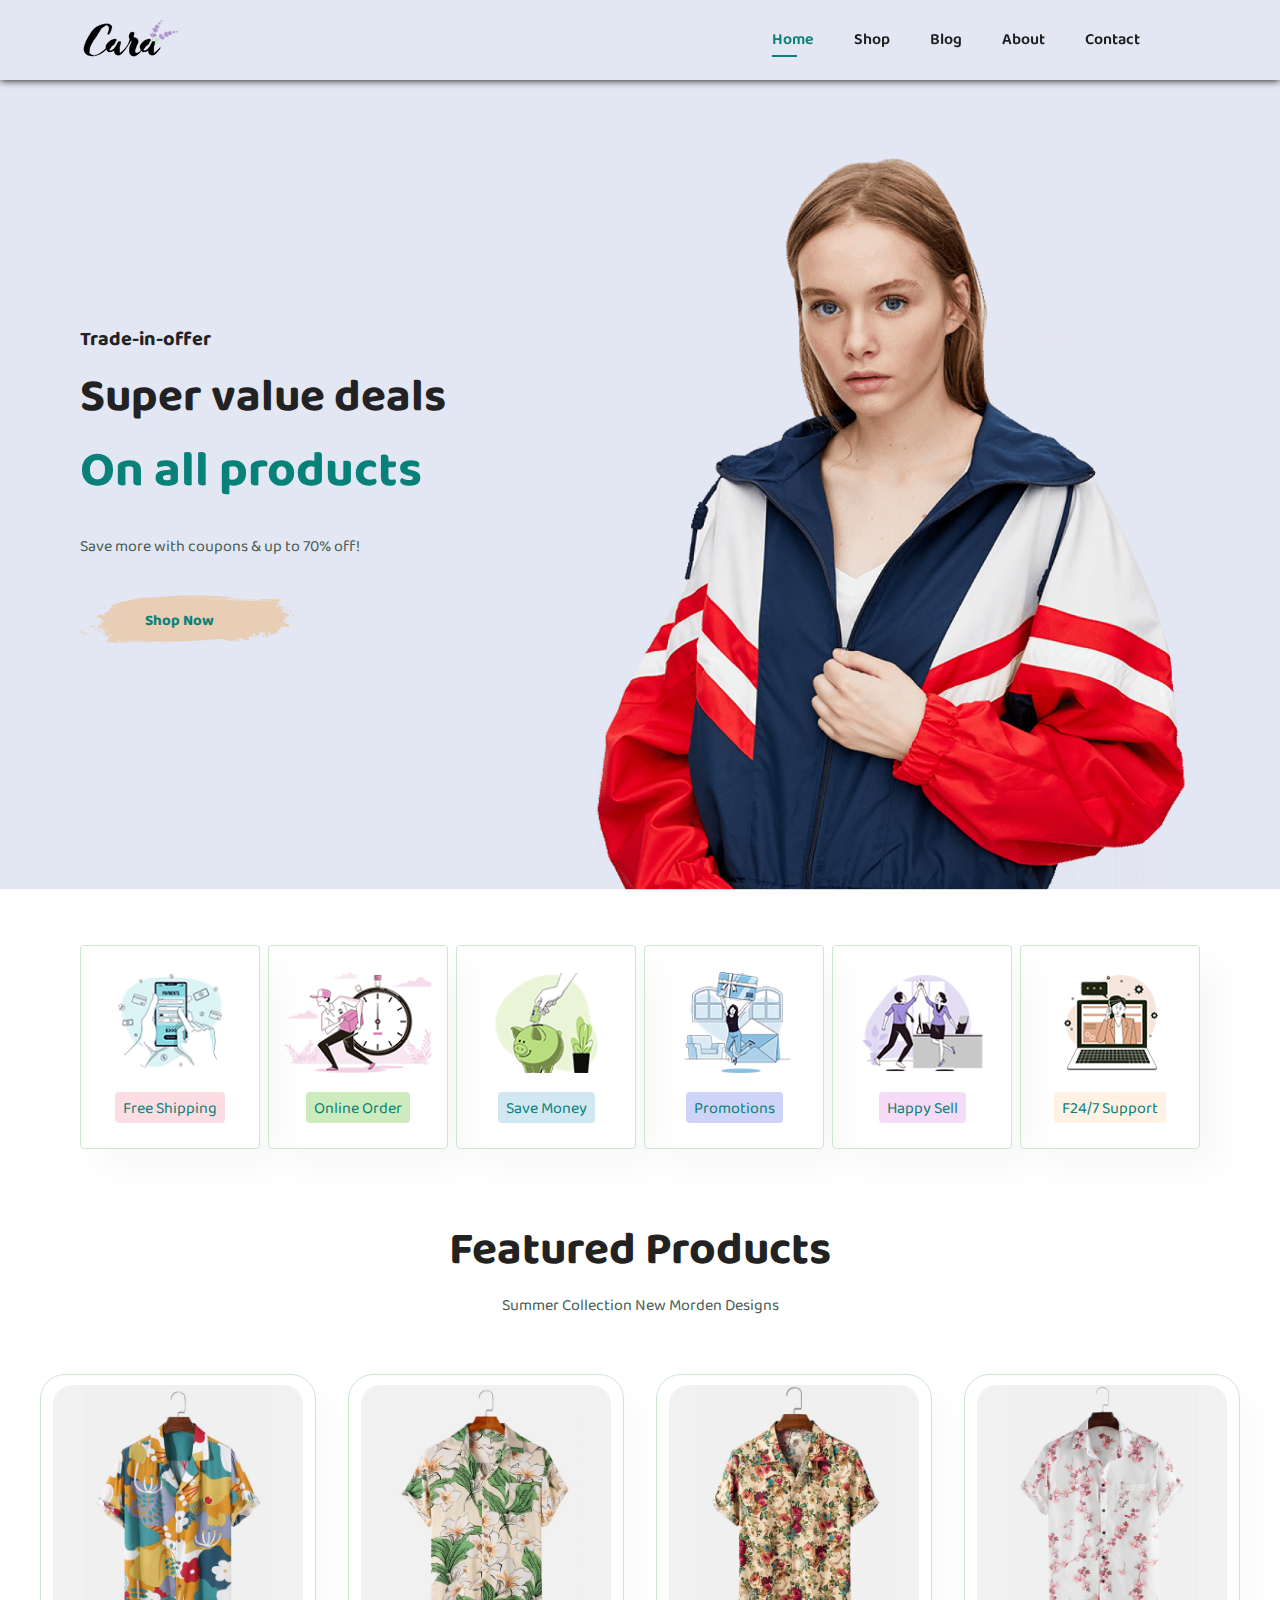
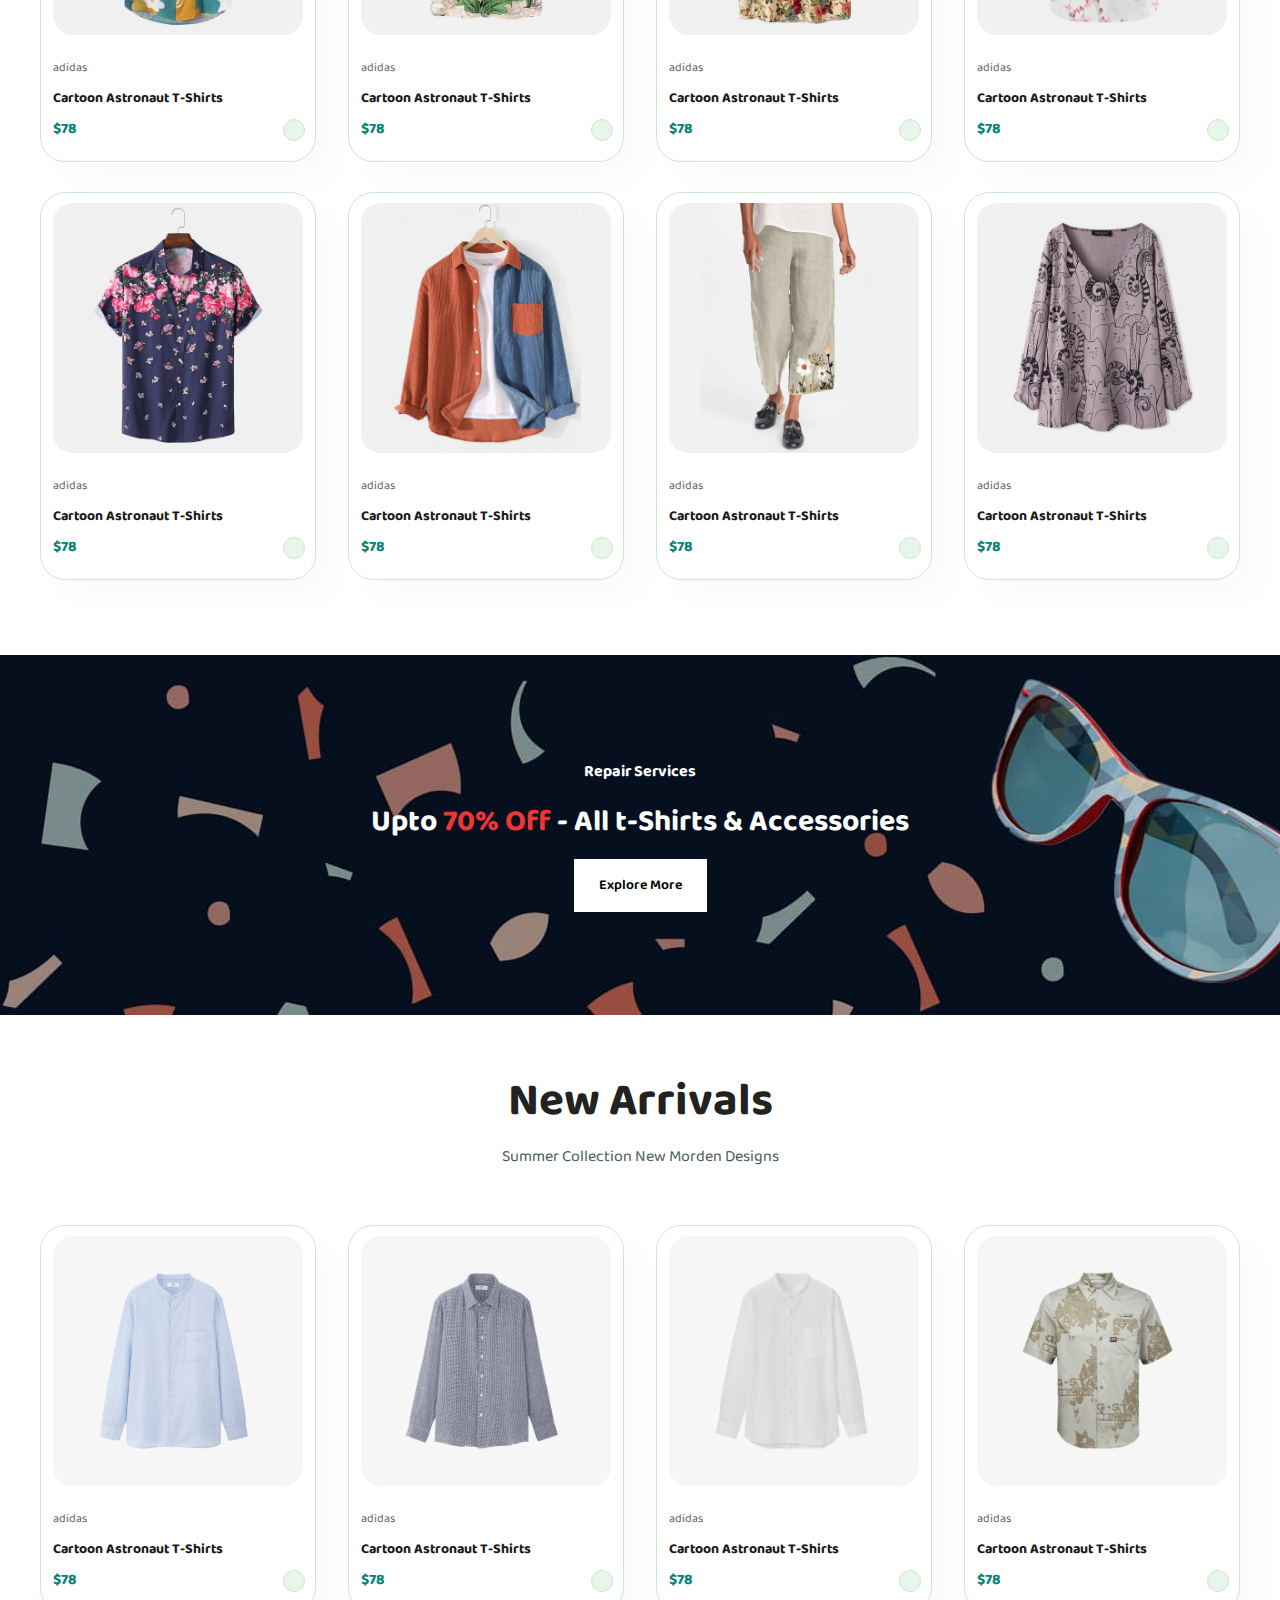
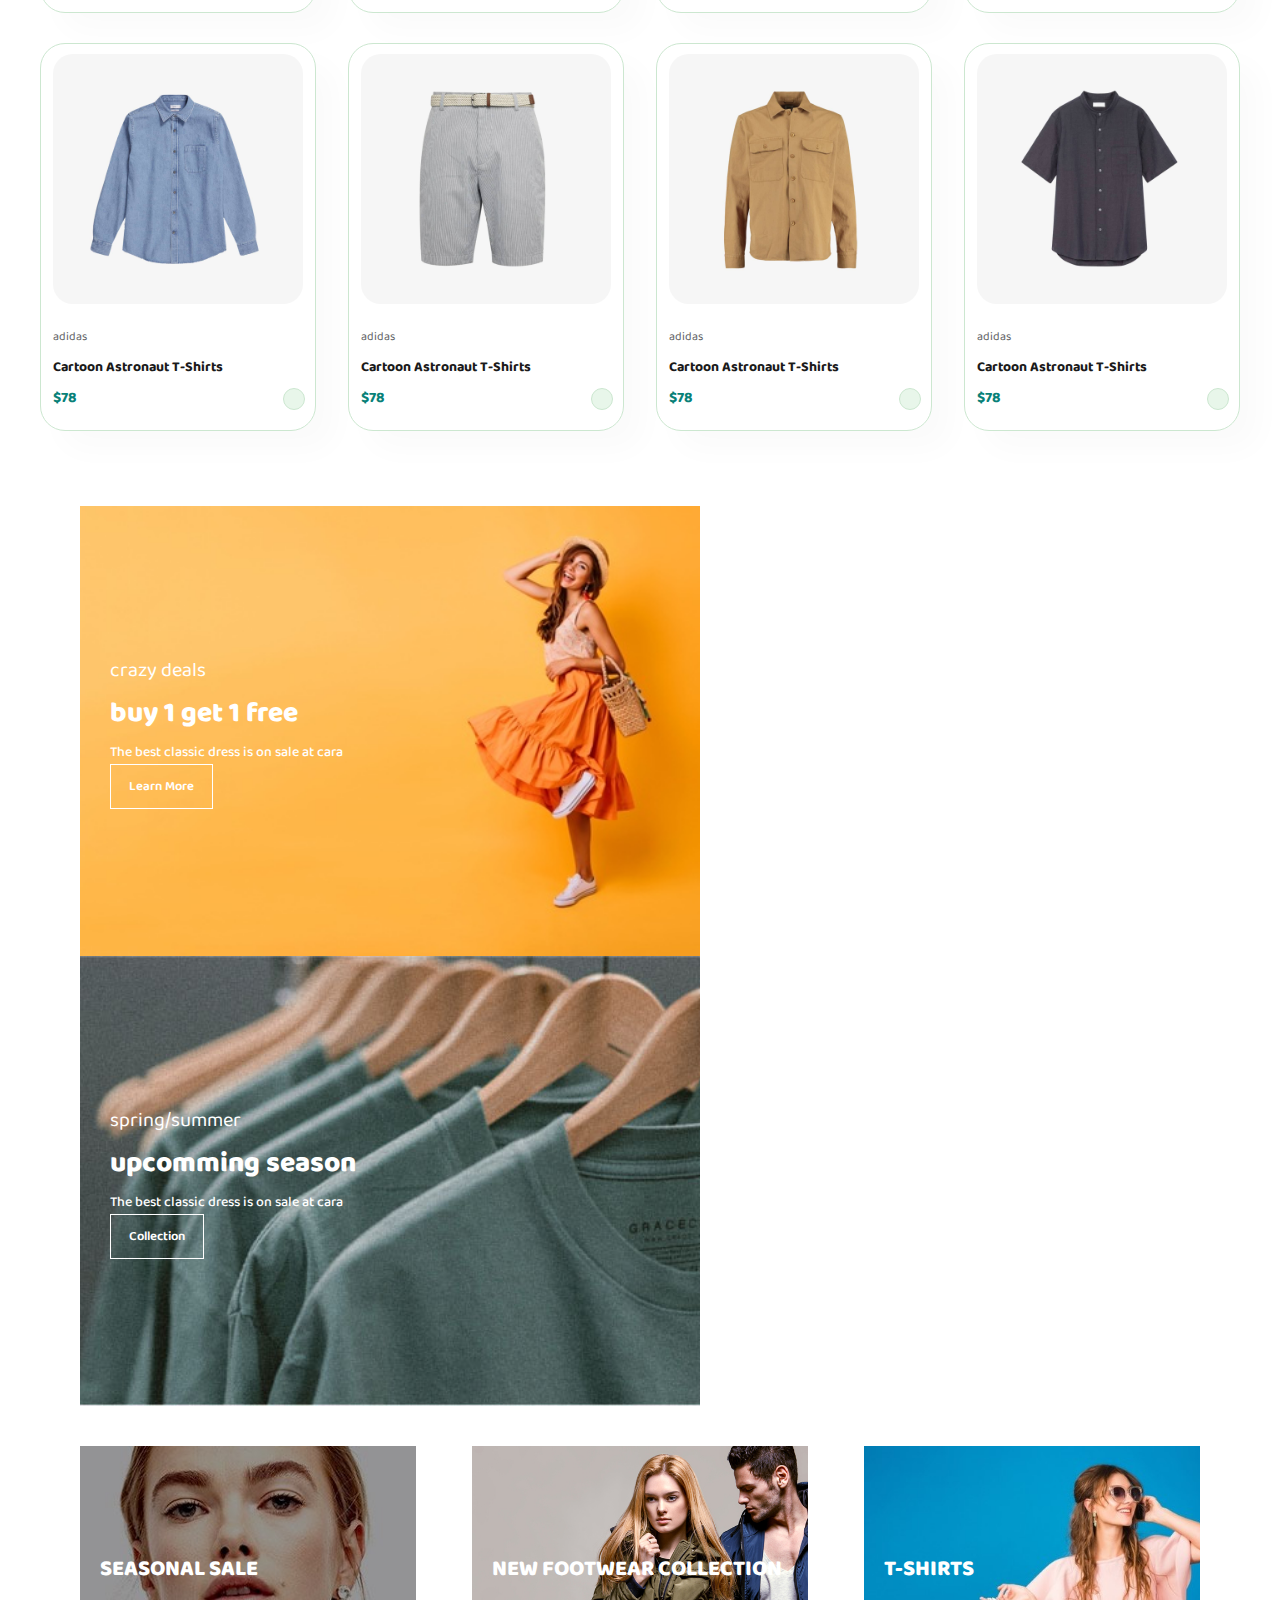
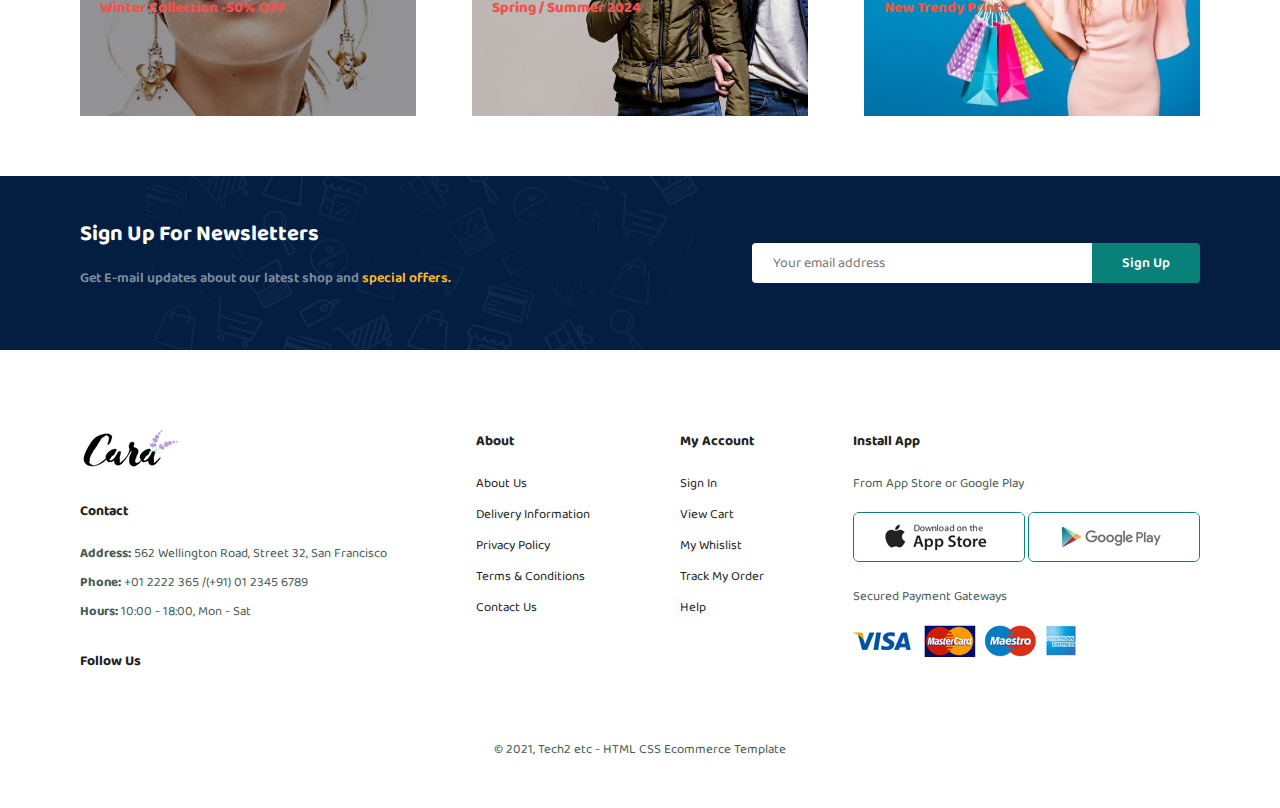
<file: index.html>
<!DOCTYPE html>
<html lang="en">

<head>
    <meta charset="UTF-8">
    <meta name="viewport" content="width=device-width, initial-scale=1.0">
    <title>Cara</title>
    <link rel="stylesheet" href="style.css">
    <link rel="stylesheet" href="media.css">
    <link rel="stylesheet" href="https://cdnjs.cloudflare.com/ajax/libs/font-awesome/6.7.1/css/all.min.css"
        integrity="sha512-5Hs3dF2AEPkpNAR7UiOHba+lRSJNeM2ECkwxUIxC1Q/FLycGTbNapWXB4tP889k5T5Ju8fs4b1P5z/iB4nMfSQ=="
        crossorigin="anonymous" referrerpolicy="no-referrer" />
</head>

<body>
    <header>
        <img id="logo" src="Images/logo.png" alt="Cara">
        <div id="navbar">
            <li><a class="active" href="index.html">Home</a></li>
            <li><a href="shop.html">Shop</a></li>
            <li><a href="blog.html">Blog</a></li>
            <li><a href="about.html">About</a></li>
            <li><a href="contact.html">Contact</a></li>
            <li id="cart"><a href="cart.html"><i class="fa-solid fa-cart-shopping"></i></a></li>
            <a href="#" id="close"><i class="fa-solid fa-times"></i></a>
        </div>
        <div id="mobile">
            <li><a href="cart.html"><i class="fa-solid fa-cart-shopping"></i></a></li>
            <i id="bar" class="fa-solid fa-bars"></i>
        </div>
    </header>
    <main>
        <h4>Trade-in-offer</h4>
        <h2>Super value deals</h2>
        <h1>On all products</h1>
        <p>Save more with coupons & up to 70% off!</p>
        <button>Shop Now</button>
    </main>
    <section id="feature-container">
        <div class="feature">
            <img src="Images/feature/f1.png" alt="Features">
            <span>Free Shipping</span>
        </div>
        <div class="feature">
            <img src="Images/feature/f2.png" alt="Features">
            <span>Online Order</span>
        </div>
        <div class="feature">
            <img src="Images/feature/f3.png" alt="Features">
            <span>Save Money</span>
        </div>
        <div class="feature">
            <img src="Images/feature/f4.png" alt="Features">
            <span>Promotions</span>
        </div>
        <div class="feature">
            <img src="Images/feature/f5.png" alt="Features">
            <span>Happy Sell</span>
        </div>
        <div class="feature">
            <img src="Images/feature/f6.png" alt="Features">
            <span>F24/7 Support</span>
        </div>
    </section>
    <section class="products">
        <h2>Featured Products</h2>
        <p>Summer Collection New Morden Designs</p>
        <div class="product-container">
            <div class="product">
                <img src="Images/products/f1.jpg" alt="Product">
                <div class="desc">
                    <span>adidas</span>
                    <h5>Cartoon Astronaut T-Shirts</h5>
                    <div class="star">
                        <i class="fa-solid fa-star"></i>
                        <i class="fa-solid fa-star"></i>
                        <i class="fa-solid fa-star"></i>
                        <i class="fa-solid fa-star"></i>
                        <i class="fa-solid fa-star"></i>
                    </div>
                    <h4>$78</h4>
                </div>
                <a href="#"><i class="fa-solid fa-cart-plus"></i></a>
            </div>
            <div class="product">
                <img src="Images/products/f2.jpg" alt="Product">
                <div class="desc">
                    <span>adidas</span>
                    <h5>Cartoon Astronaut T-Shirts</h5>
                    <div class="star">
                        <i class="fa-solid fa-star"></i>
                        <i class="fa-solid fa-star"></i>
                        <i class="fa-solid fa-star"></i>
                        <i class="fa-solid fa-star"></i>
                        <i class="fa-solid fa-star"></i>
                    </div>
                    <h4>$78</h4>
                </div>
                <a href="#"><i class="fa-solid fa-cart-plus"></i></a>
            </div>
            <div class="product">
                <img src="Images/products/f3.jpg" alt="Product">
                <div class="desc">
                    <span>adidas</span>
                    <h5>Cartoon Astronaut T-Shirts</h5>
                    <div class="star">
                        <i class="fa-solid fa-star"></i>
                        <i class="fa-solid fa-star"></i>
                        <i class="fa-solid fa-star"></i>
                        <i class="fa-solid fa-star"></i>
                        <i class="fa-solid fa-star"></i>
                    </div>
                    <h4>$78</h4>
                </div>
                <a href="#"><i class="fa-solid fa-cart-plus"></i></a>
            </div>
            <div class="product">
                <img src="Images/products/f4.jpg" alt="Product">
                <div class="desc">
                    <span>adidas</span>
                    <h5>Cartoon Astronaut T-Shirts</h5>
                    <div class="star">
                        <i class="fa-solid fa-star"></i>
                        <i class="fa-solid fa-star"></i>
                        <i class="fa-solid fa-star"></i>
                        <i class="fa-solid fa-star"></i>
                        <i class="fa-solid fa-star"></i>
                    </div>
                    <h4>$78</h4>
                </div>
                <a href="#"><i class="fa-solid fa-cart-plus"></i></a>
            </div>
            <div class="product">
                <img src="Images/products/f5.jpg" alt="Product">
                <div class="desc">
                    <span>adidas</span>
                    <h5>Cartoon Astronaut T-Shirts</h5>
                    <div class="star">
                        <i class="fa-solid fa-star"></i>
                        <i class="fa-solid fa-star"></i>
                        <i class="fa-solid fa-star"></i>
                        <i class="fa-solid fa-star"></i>
                        <i class="fa-solid fa-star"></i>
                    </div>
                    <h4>$78</h4>
                </div>
                <a href="#"><i class="fa-solid fa-cart-plus"></i></a>
            </div>
            <div class="product">
                <img src="Images/products/f6.jpg" alt="Product">
                <div class="desc">
                    <span>adidas</span>
                    <h5>Cartoon Astronaut T-Shirts</h5>
                    <div class="star">
                        <i class="fa-solid fa-star"></i>
                        <i class="fa-solid fa-star"></i>
                        <i class="fa-solid fa-star"></i>
                        <i class="fa-solid fa-star"></i>
                        <i class="fa-solid fa-star"></i>
                    </div>
                    <h4>$78</h4>
                </div>
                <a href="#"><i class="fa-solid fa-cart-plus"></i></a>
            </div>
            <div class="product">
                <img src="Images/products/f7.jpg" alt="Product">
                <div class="desc">
                    <span>adidas</span>
                    <h5>Cartoon Astronaut T-Shirts</h5>
                    <div class="star">
                        <i class="fa-solid fa-star"></i>
                        <i class="fa-solid fa-star"></i>
                        <i class="fa-solid fa-star"></i>
                        <i class="fa-solid fa-star"></i>
                        <i class="fa-solid fa-star"></i>
                    </div>
                    <h4>$78</h4>
                </div>
                <a href="#"><i class="fa-solid fa-cart-plus"></i></a>
            </div>
            <div class="product">
                <img src="Images/products/f8.jpg" alt="Product">
                <div class="desc">
                    <span>adidas</span>
                    <h5>Cartoon Astronaut T-Shirts</h5>
                    <div class="star">
                        <i class="fa-solid fa-star"></i>
                        <i class="fa-solid fa-star"></i>
                        <i class="fa-solid fa-star"></i>
                        <i class="fa-solid fa-star"></i>
                        <i class="fa-solid fa-star"></i>
                    </div>
                    <h4>$78</h4>
                </div>
                <a href="#"><i class="fa-solid fa-cart-plus"></i></a>
            </div>
        </div>
    </section>
    <section id="banner">
        <h4>Repair Services</h4>
        <h2>Upto <span>70% Off </span>- All t-Shirts & Accessories</h2>
        <button>Explore More</button>
    </section>
    <section class="products">
        <h2>New Arrivals</h2>
        <p>Summer Collection New Morden Designs</p>
        <div class="product-container">
            <div class="product">
                <img src="Images/products/n1.jpg" alt="Product">
                <div class="desc">
                    <span>adidas</span>
                    <h5>Cartoon Astronaut T-Shirts</h5>
                    <div class="star">
                        <i class="fa-solid fa-star"></i>
                        <i class="fa-solid fa-star"></i>
                        <i class="fa-solid fa-star"></i>
                        <i class="fa-solid fa-star"></i>
                        <i class="fa-solid fa-star"></i>
                    </div>
                    <h4>$78</h4>
                </div>
                <a href="#"><i class="fa-solid fa-cart-plus"></i></a>
            </div>
            <div class="product">
                <img src="Images/products/n2.jpg" alt="Product">
                <div class="desc">
                    <span>adidas</span>
                    <h5>Cartoon Astronaut T-Shirts</h5>
                    <div class="star">
                        <i class="fa-solid fa-star"></i>
                        <i class="fa-solid fa-star"></i>
                        <i class="fa-solid fa-star"></i>
                        <i class="fa-solid fa-star"></i>
                        <i class="fa-solid fa-star"></i>
                    </div>
                    <h4>$78</h4>
                </div>
                <a href="#"><i class="fa-solid fa-cart-plus"></i></a>
            </div>
            <div class="product">
                <img src="Images/products/n3.jpg" alt="Product">
                <div class="desc">
                    <span>adidas</span>
                    <h5>Cartoon Astronaut T-Shirts</h5>
                    <div class="star">
                        <i class="fa-solid fa-star"></i>
                        <i class="fa-solid fa-star"></i>
                        <i class="fa-solid fa-star"></i>
                        <i class="fa-solid fa-star"></i>
                        <i class="fa-solid fa-star"></i>
                    </div>
                    <h4>$78</h4>
                </div>
                <a href="#"><i class="fa-solid fa-cart-plus"></i></a>
            </div>
            <div class="product">
                <img src="Images/products/n4.jpg" alt="Product">
                <div class="desc">
                    <span>adidas</span>
                    <h5>Cartoon Astronaut T-Shirts</h5>
                    <div class="star">
                        <i class="fa-solid fa-star"></i>
                        <i class="fa-solid fa-star"></i>
                        <i class="fa-solid fa-star"></i>
                        <i class="fa-solid fa-star"></i>
                        <i class="fa-solid fa-star"></i>
                    </div>
                    <h4>$78</h4>
                </div>
                <a href="#"><i class="fa-solid fa-cart-plus"></i></a>
            </div>
            <div class="product">
                <img src="Images/products/n5.jpg" alt="Product">
                <div class="desc">
                    <span>adidas</span>
                    <h5>Cartoon Astronaut T-Shirts</h5>
                    <div class="star">
                        <i class="fa-solid fa-star"></i>
                        <i class="fa-solid fa-star"></i>
                        <i class="fa-solid fa-star"></i>
                        <i class="fa-solid fa-star"></i>
                        <i class="fa-solid fa-star"></i>
                    </div>
                    <h4>$78</h4>
                </div>
                <a href="#"><i class="fa-solid fa-cart-plus"></i></a>
            </div>
            <div class="product">
                <img src="Images/products/n6.jpg" alt="Product">
                <div class="desc">
                    <span>adidas</span>
                    <h5>Cartoon Astronaut T-Shirts</h5>
                    <div class="star">
                        <i class="fa-solid fa-star"></i>
                        <i class="fa-solid fa-star"></i>
                        <i class="fa-solid fa-star"></i>
                        <i class="fa-solid fa-star"></i>
                        <i class="fa-solid fa-star"></i>
                    </div>
                    <h4>$78</h4>
                </div>
                <a href="#"><i class="fa-solid fa-cart-plus"></i></a>
            </div>
            <div class="product">
                <img src="Images/products/n7.jpg" alt="Product">
                <div class="desc">
                    <span>adidas</span>
                    <h5>Cartoon Astronaut T-Shirts</h5>
                    <div class="star">
                        <i class="fa-solid fa-star"></i>
                        <i class="fa-solid fa-star"></i>
                        <i class="fa-solid fa-star"></i>
                        <i class="fa-solid fa-star"></i>
                        <i class="fa-solid fa-star"></i>
                    </div>
                    <h4>$78</h4>
                </div>
                <a href="#"><i class="fa-solid fa-cart-plus"></i></a>
            </div>
            <div class="product">
                <img src="Images/products/n8.jpg" alt="Product">
                <div class="desc">
                    <span>adidas</span>
                    <h5>Cartoon Astronaut T-Shirts</h5>
                    <div class="star">
                        <i class="fa-solid fa-star"></i>
                        <i class="fa-solid fa-star"></i>
                        <i class="fa-solid fa-star"></i>
                        <i class="fa-solid fa-star"></i>
                        <i class="fa-solid fa-star"></i>
                    </div>
                    <h4>$78</h4>
                </div>
                <a href="#"><i class="fa-solid fa-cart-plus"></i></a>
            </div>
        </div>
    </section>
    <section id="sm-banner">
        <div class="banner-box">
            <h4>crazy deals</h4>
            <h2>buy 1 get 1 free</h2>
            <span>The best classic dress is on sale at cara</span>
            <button>Learn More</button>
        </div>
        <div class="banner-box banner-box2">
            <h4>spring/summer</h4>
            <h2>upcomming season</h2>
            <span>The best classic dress is on sale at cara</span>
            <button>Collection</button>
        </div>
    </section>
    <section id="banner3">
        <div id="sm-banner1" class="banner-box">
            <h2>SEASONAL SALE</h2>
            <h3>Winter Collection -50% OFF</h3>
        </div>
        <div id="sm-banner2" class="banner-box">
            <h2>NEW FOOTWEAR COLLECTION</h2>
            <h3>Spring / Summer 2024</h3>
        </div>
        <div id="sm-banner3" class="banner-box">
            <h2>T-SHIRTS</h2>
            <h3>New Trendy Prints</h3>
        </div>
    </section>
    <section id="newsletter">
        <div class="newstext">
            <h4>Sign Up For Newsletters</h4>
            <p>Get E-mail updates about our latest shop and <span>special offers.</span></p>
        </div>
        <div class="form">
            <input type="text" placeholder="Your email address">
            <button>Sign Up</button>
        </div>
    </section>
    <footer>
        <div class="col">
            <img class="logo" src="Images/logo.png" alt="logo">
            <h4>Contact</h4>
            <p><strong>Address:</strong> 562 Wellington Road, Street 32, San Francisco</p>
            <p><strong>Phone:</strong> +01 2222 365 /(+91) 01 2345 6789</p>
            <p><strong>Hours:</strong> 10:00 - 18:00, Mon - Sat</p>
            <div class="follow">
                <h4>Follow Us</h4>
                <div class="icon">
                    <i class="fa-brands fa-facebook"></i>
                    <i class="fa-brands fa-twitter"></i>
                    <i class="fa-brands fa-instagram"></i>
                    <i class="fa-brands fa-pinterest"></i>
                    <i class="fa-brands fa-youtube"></i>
                </div>
            </div>
        </div>
        <div class="col">
            <h4>About</h4>
            <a href="#">About Us</a>
            <a href="#">Delivery Information</a>
            <a href="#">Privacy Policy</a>
            <a href="#">Terms & Conditions</a>
            <a href="#">Contact Us</a>
        </div>
        <div class="col">
            <h4>My Account</h4>
            <a href="#">Sign In</a>
            <a href="#">View Cart</a>
            <a href="#">My Whislist</a>
            <a href="#">Track My Order</a>
            <a href="#">Help</a>
        </div>
        <div class="col install">
            <h4>Install App</h4>
            <p>From App Store or Google Play</p>
            <div class="row">
                <img src="Images/pay/app.jpg" alt="App Store">
                <img src="Images/pay/play.jpg" alt="Play Store">
            </div>
            <p>Secured Payment Gateways</p>
            <img src="Images/pay/pay.png" alt="Payment">
        </div>
        <div class="copyright">
            <p>&copy 2021, Tech2 etc - HTML CSS Ecommerce Template</p>
        </div>
    </footer>
    <script src="script.js"></script>
</body>

</html>
</file>
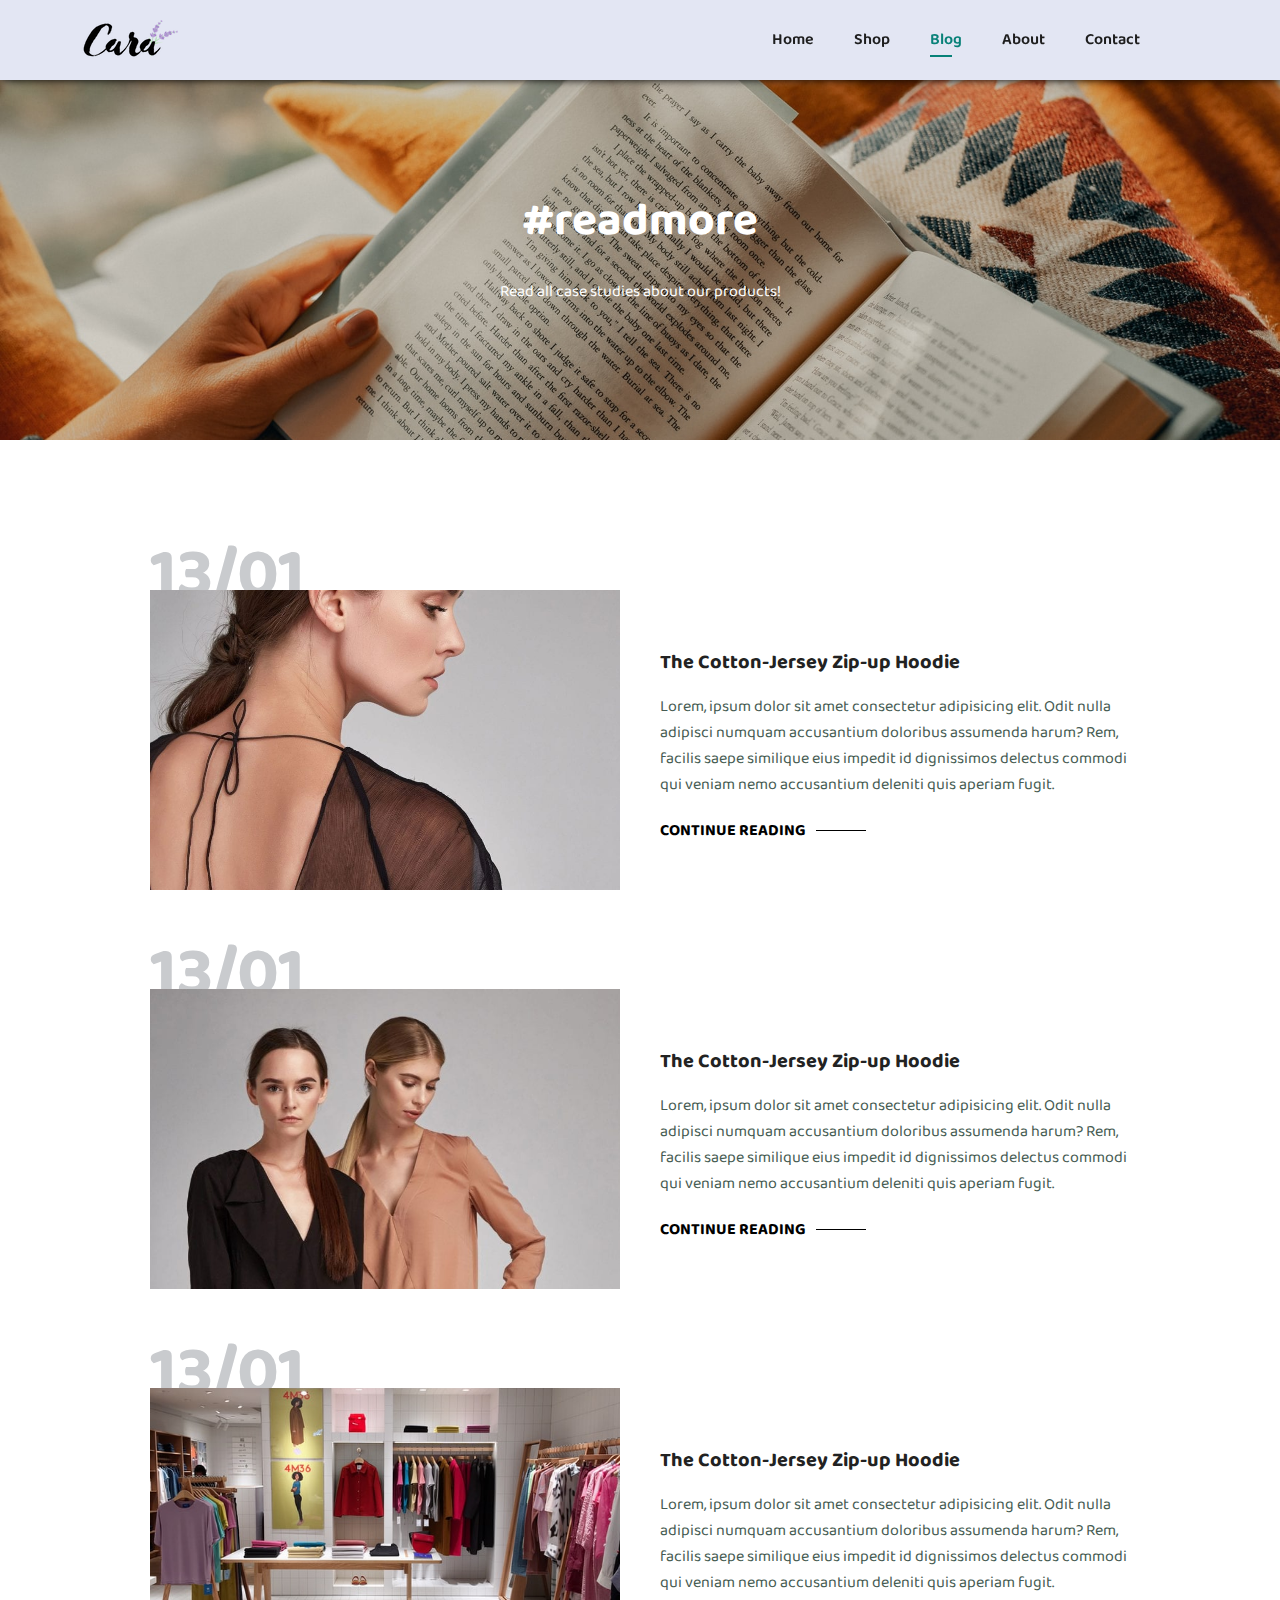
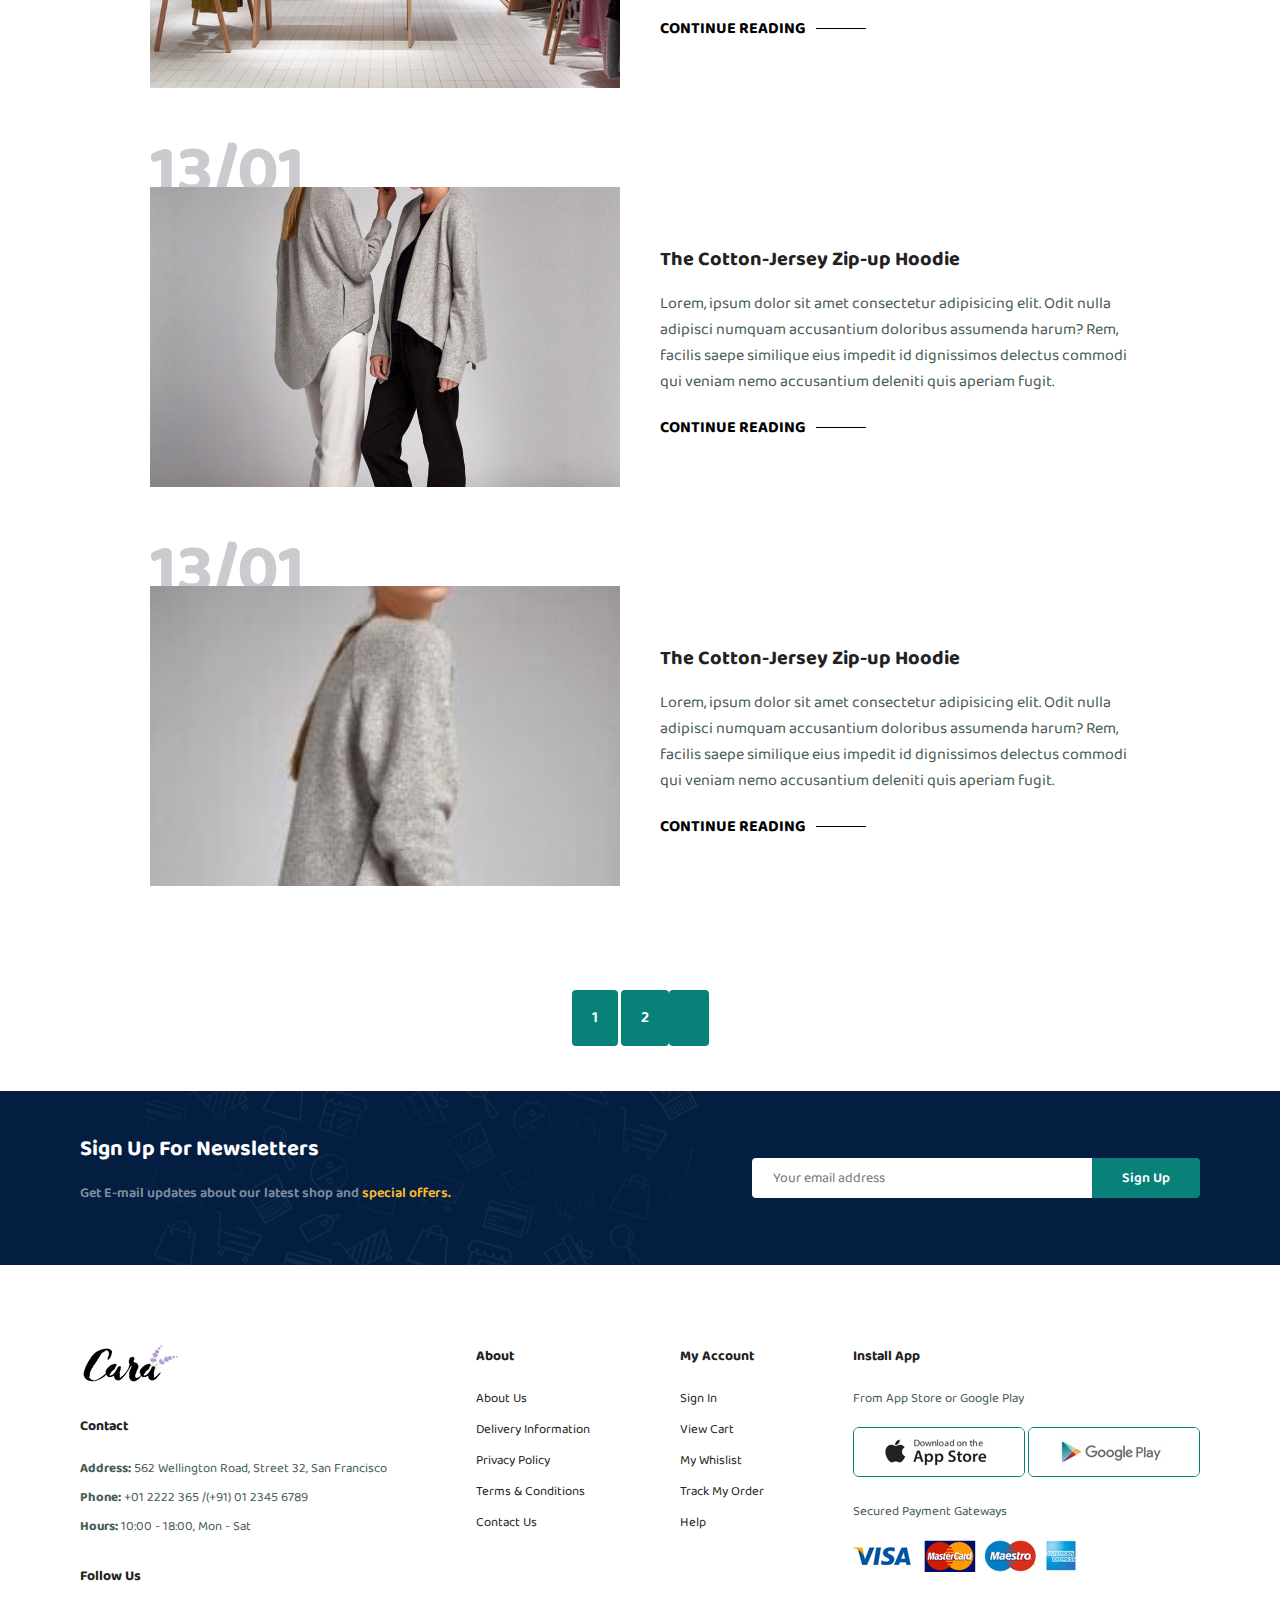
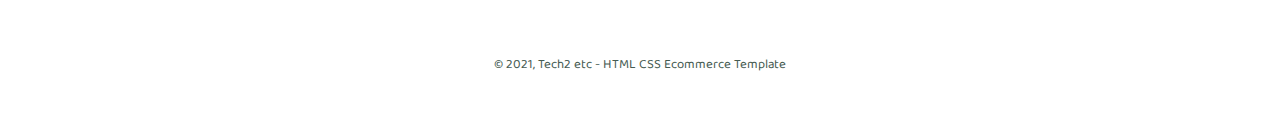
<file: blog.html>
<!DOCTYPE html>
<html lang="en">

<head>
    <meta charset="UTF-8">
    <meta name="viewport" content="width=device-width, initial-scale=1.0">
    <title>Cara</title>
    <link rel="stylesheet" href="style.css">
    <link rel="stylesheet" href="media.css">
    <link rel="stylesheet" href="https://cdnjs.cloudflare.com/ajax/libs/font-awesome/6.7.1/css/all.min.css"
        integrity="sha512-5Hs3dF2AEPkpNAR7UiOHba+lRSJNeM2ECkwxUIxC1Q/FLycGTbNapWXB4tP889k5T5Ju8fs4b1P5z/iB4nMfSQ=="
        crossorigin="anonymous" referrerpolicy="no-referrer" />
</head>

<body>
    <header>
        <img id="logo" src="Images/logo.png" alt="Cara">
        <div id="navbar">
            <li><a href="index.html">Home</a></li>
            <li><a href="shop.html">Shop</a></li>
            <li><a class="active" href="blog.html">Blog</a></li>
            <li><a href="about.html">About</a></li>
            <li><a href="contact.html">Contact</a></li>
            <li id="cart"><a href="cart.html"><i class="fa-solid fa-cart-shopping"></i></a></li>
            <a href="#" id="close"><i class="fa-solid fa-times"></i></a>
        </div>
        <div id="mobile">
            <li><a href="cart.html"><i class="fa-solid fa-cart-shopping"></i></a></li>
            <i id="bar" class="fa-solid fa-bars"></i>
        </div>
    </header>
    <main id="blog-header">
        <h2>#readmore</h2>
        <p>Read all case studies about our products!</p>
    </main>
    <section id="blog">
        <div class="blog-box">
            <div class="blog-img">
                <img src="Images/blog/b1.jpg" alt="Image">
            </div>
            <div class="blog-details">
                <h4>The Cotton-Jersey Zip-up Hoodie</h4>
                <p>Lorem, ipsum dolor sit amet consectetur adipisicing elit. Odit nulla adipisci numquam accusantium
                    doloribus assumenda harum? Rem, facilis saepe similique eius impedit id dignissimos delectus commodi
                    qui veniam nemo accusantium deleniti quis aperiam fugit.</p>
                    <a href="#">CONTINUE READING</a>
            </div>
            <h1>13/01</h1>
        </div>
        <div class="blog-box">
            <div class="blog-img">
                <img src="Images/blog/b2.jpg" alt="Image">
            </div>
            <div class="blog-details">
                <h4>The Cotton-Jersey Zip-up Hoodie</h4>
                <p>Lorem, ipsum dolor sit amet consectetur adipisicing elit. Odit nulla adipisci numquam accusantium
                    doloribus assumenda harum? Rem, facilis saepe similique eius impedit id dignissimos delectus commodi
                    qui veniam nemo accusantium deleniti quis aperiam fugit.</p>
                    <a href="#">CONTINUE READING</a>
            </div>
            <h1>13/01</h1>
        </div>
        <div class="blog-box">
            <div class="blog-img">
                <img src="Images/blog/b3.jpg" alt="Image">
            </div>
            <div class="blog-details">
                <h4>The Cotton-Jersey Zip-up Hoodie</h4>
                <p>Lorem, ipsum dolor sit amet consectetur adipisicing elit. Odit nulla adipisci numquam accusantium
                    doloribus assumenda harum? Rem, facilis saepe similique eius impedit id dignissimos delectus commodi
                    qui veniam nemo accusantium deleniti quis aperiam fugit.</p>
                    <a href="#">CONTINUE READING</a>
            </div>
            <h1>13/01</h1>
        </div>
        <div class="blog-box">
            <div class="blog-img">
                <img src="Images/blog/b4.jpg" alt="Image">
            </div>
            <div class="blog-details">
                <h4>The Cotton-Jersey Zip-up Hoodie</h4>
                <p>Lorem, ipsum dolor sit amet consectetur adipisicing elit. Odit nulla adipisci numquam accusantium
                    doloribus assumenda harum? Rem, facilis saepe similique eius impedit id dignissimos delectus commodi
                    qui veniam nemo accusantium deleniti quis aperiam fugit.</p>
                    <a href="#">CONTINUE READING</a>
            </div>
            <h1>13/01</h1>
        </div>
        <div class="blog-box">
            <div class="blog-img">
                <img src="Images/blog/b5.jpg" alt="Image">
            </div>
            <div class="blog-details">
                <h4>The Cotton-Jersey Zip-up Hoodie</h4>
                <p>Lorem, ipsum dolor sit amet consectetur adipisicing elit. Odit nulla adipisci numquam accusantium
                    doloribus assumenda harum? Rem, facilis saepe similique eius impedit id dignissimos delectus commodi
                    qui veniam nemo accusantium deleniti quis aperiam fugit.</p>
                    <a href="#">CONTINUE READING</a>
            </div>
            <h1>13/01</h1>
        </div>
    </section>
    <section id="pagination">
        <a href="#">1</a>
        <a href="#">2</a>
        <a href="#"><i class="fa-solid fa-arrow-right"></i></a>
    </section>
    <section id="newsletter">
        <div class="newstext">
            <h4>Sign Up For Newsletters</h4>
            <p>Get E-mail updates about our latest shop and <span>special offers.</span></p>
        </div>
        <div class="form">
            <input type="text" placeholder="Your email address">
            <button>Sign Up</button>
        </div>
    </section>
    <footer>
        <div class="col">
            <img class="logo" src="Images/logo.png" alt="logo">
            <h4>Contact</h4>
            <p><strong>Address:</strong> 562 Wellington Road, Street 32, San Francisco</p>
            <p><strong>Phone:</strong> +01 2222 365 /(+91) 01 2345 6789</p>
            <p><strong>Hours:</strong> 10:00 - 18:00, Mon - Sat</p>
            <div class="follow">
                <h4>Follow Us</h4>
                <div class="icon">
                    <i class="fa-brands fa-facebook"></i>
                    <i class="fa-brands fa-twitter"></i>
                    <i class="fa-brands fa-instagram"></i>
                    <i class="fa-brands fa-pinterest"></i>
                    <i class="fa-brands fa-youtube"></i>
                </div>
            </div>
        </div>
        <div class="col">
            <h4>About</h4>
            <a href="#">About Us</a>
            <a href="#">Delivery Information</a>
            <a href="#">Privacy Policy</a>
            <a href="#">Terms & Conditions</a>
            <a href="#">Contact Us</a>
        </div>
        <div class="col">
            <h4>My Account</h4>
            <a href="#">Sign In</a>
            <a href="#">View Cart</a>
            <a href="#">My Whislist</a>
            <a href="#">Track My Order</a>
            <a href="#">Help</a>
        </div>
        <div class="col install">
            <h4>Install App</h4>
            <p>From App Store or Google Play</p>
            <div class="row">
                <img src="Images/pay/app.jpg" alt="App Store">
                <img src="Images/pay/play.jpg" alt="Play Store">
            </div>
            <p>Secured Payment Gateways</p>
            <img src="Images/pay/pay.png" alt="Payment">
        </div>
        <div class="copyright">
            <p>&copy 2021, Tech2 etc - HTML CSS Ecommerce Template</p>
        </div>
    </footer>
    <script src="script.js"></script>
</body>

</html>
</file>
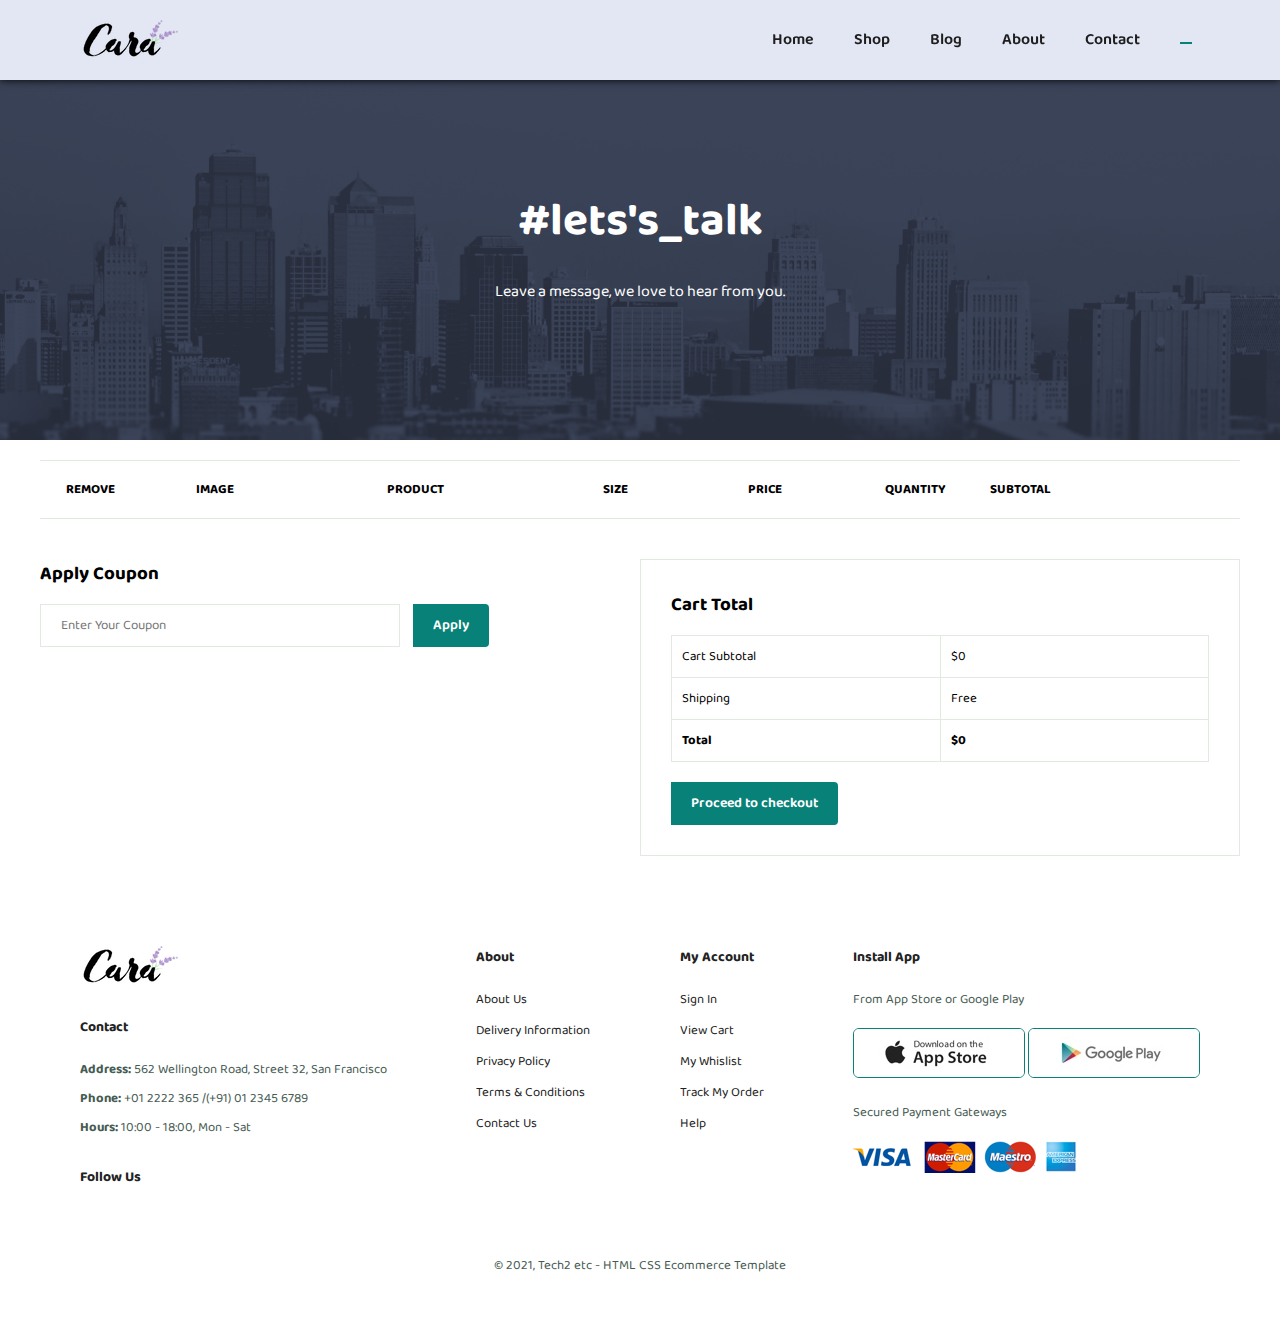
<file: cart.html>
<!DOCTYPE html>
<html lang="en">

<head>
    <meta charset="UTF-8">
    <meta name="viewport" content="width=device-width, initial-scale=1.0">
    <title>Cara</title>
    <link rel="stylesheet" href="style.css">
    <link rel="stylesheet" href="media.css">
    <link rel="stylesheet" href="https://cdnjs.cloudflare.com/ajax/libs/font-awesome/6.7.1/css/all.min.css"
        integrity="sha512-5Hs3dF2AEPkpNAR7UiOHba+lRSJNeM2ECkwxUIxC1Q/FLycGTbNapWXB4tP889k5T5Ju8fs4b1P5z/iB4nMfSQ=="
        crossorigin="anonymous" referrerpolicy="no-referrer" />
</head>

<body>
    <header>
        <img id="logo" src="Images/logo.png" alt="Cara">
        <div id="navbar">
            <li><a href="index.html">Home</a></li>
            <li><a href="shop.html">Shop</a></li>
            <li><a href="blog.html">Blog</a></li>
            <li><a href="about.html">About</a></li>
            <li><a href="contact.html">Contact</a></li>
            <li id="cart"><a class="active" href="cart.html"><i class="fa-solid fa-cart-shopping"></i></a></li>
            <a href="#" id="close"><i class="fa-solid fa-times"></i></a>
        </div>
        <div id="mobile">
            <li><a href="cart.html"><i class="fa-solid fa-cart-shopping"></i></a></li>
            <i id="bar" class="fa-solid fa-bars"></i>
        </div>
    </header>
    <main id="cart-header">
        <h2>#lets's_talk</h2>
        <p>Leave a message, we love to hear from you.</p>
    </main>
    <section id="cart-details">
        <table width="100%">
            <thead>
                <tr>
                    <td>Remove</td>
                    <td>Image</td>
                    <td>Product</td>
                    <td>Size</td>
                    <td>Price</td>
                    <td>Quantity</td>
                    <td>Subtotal</td>
                </tr>
            </thead>
            <tbody></tbody>
        </table>
    </section>
    <section id="cart-add">
        <div id="coupon">
            <h3>Apply Coupon</h3>
            <div>
                <input type="text" placeholder="Enter Your Coupon">
                <button>Apply</button>
            </div>
        </div>
        <div id="subtotal">
            <h3>Cart Total</h3>
            <table>
                <tr>
                    <td>Cart Subtotal</td>
                    <td id="subtotal-amount">$355</td>
                </tr>
                <tr>
                    <td>Shipping</td>
                    <td>Free</td>
                </tr>
                <tr>
                    <td><strong>Total</strong></td>
                    <td><strong id="total">$355</strong></td>
                </tr>
            </table>
            <button>Proceed to checkout</button>
        </div>
    </section>
    <footer>
        <div class="col">
            <img class="logo" src="Images/logo.png" alt="logo">
            <h4>Contact</h4>
            <p><strong>Address:</strong> 562 Wellington Road, Street 32, San Francisco</p>
            <p><strong>Phone:</strong> +01 2222 365 /(+91) 01 2345 6789</p>
            <p><strong>Hours:</strong> 10:00 - 18:00, Mon - Sat</p>
            <div class="follow">
                <h4>Follow Us</h4>
                <div class="icon">
                    <i class="fa-brands fa-facebook"></i>
                    <i class="fa-brands fa-twitter"></i>
                    <i class="fa-brands fa-instagram"></i>
                    <i class="fa-brands fa-pinterest"></i>
                    <i class="fa-brands fa-youtube"></i>
                </div>
            </div>
        </div>
        <div class="col">
            <h4>About</h4>
            <a href="#">About Us</a>
            <a href="#">Delivery Information</a>
            <a href="#">Privacy Policy</a>
            <a href="#">Terms & Conditions</a>
            <a href="#">Contact Us</a>
        </div>
        <div class="col">
            <h4>My Account</h4>
            <a href="#">Sign In</a>
            <a href="#">View Cart</a>
            <a href="#">My Whislist</a>
            <a href="#">Track My Order</a>
            <a href="#">Help</a>
        </div>
        <div class="col install">
            <h4>Install App</h4>
            <p>From App Store or Google Play</p>
            <div class="row">
                <img src="Images/pay/app.jpg" alt="App Store">
                <img src="Images/pay/play.jpg" alt="Play Store">
            </div>
            <p>Secured Payment Gateways</p>
            <img src="Images/pay/pay.png" alt="Payment">
        </div>
        <div class="copyright">
            <p>&copy 2021, Tech2 etc - HTML CSS Ecommerce Template</p>
        </div>
    </footer>
    <script src="script.js"></script>
</body>

</html>
</file>
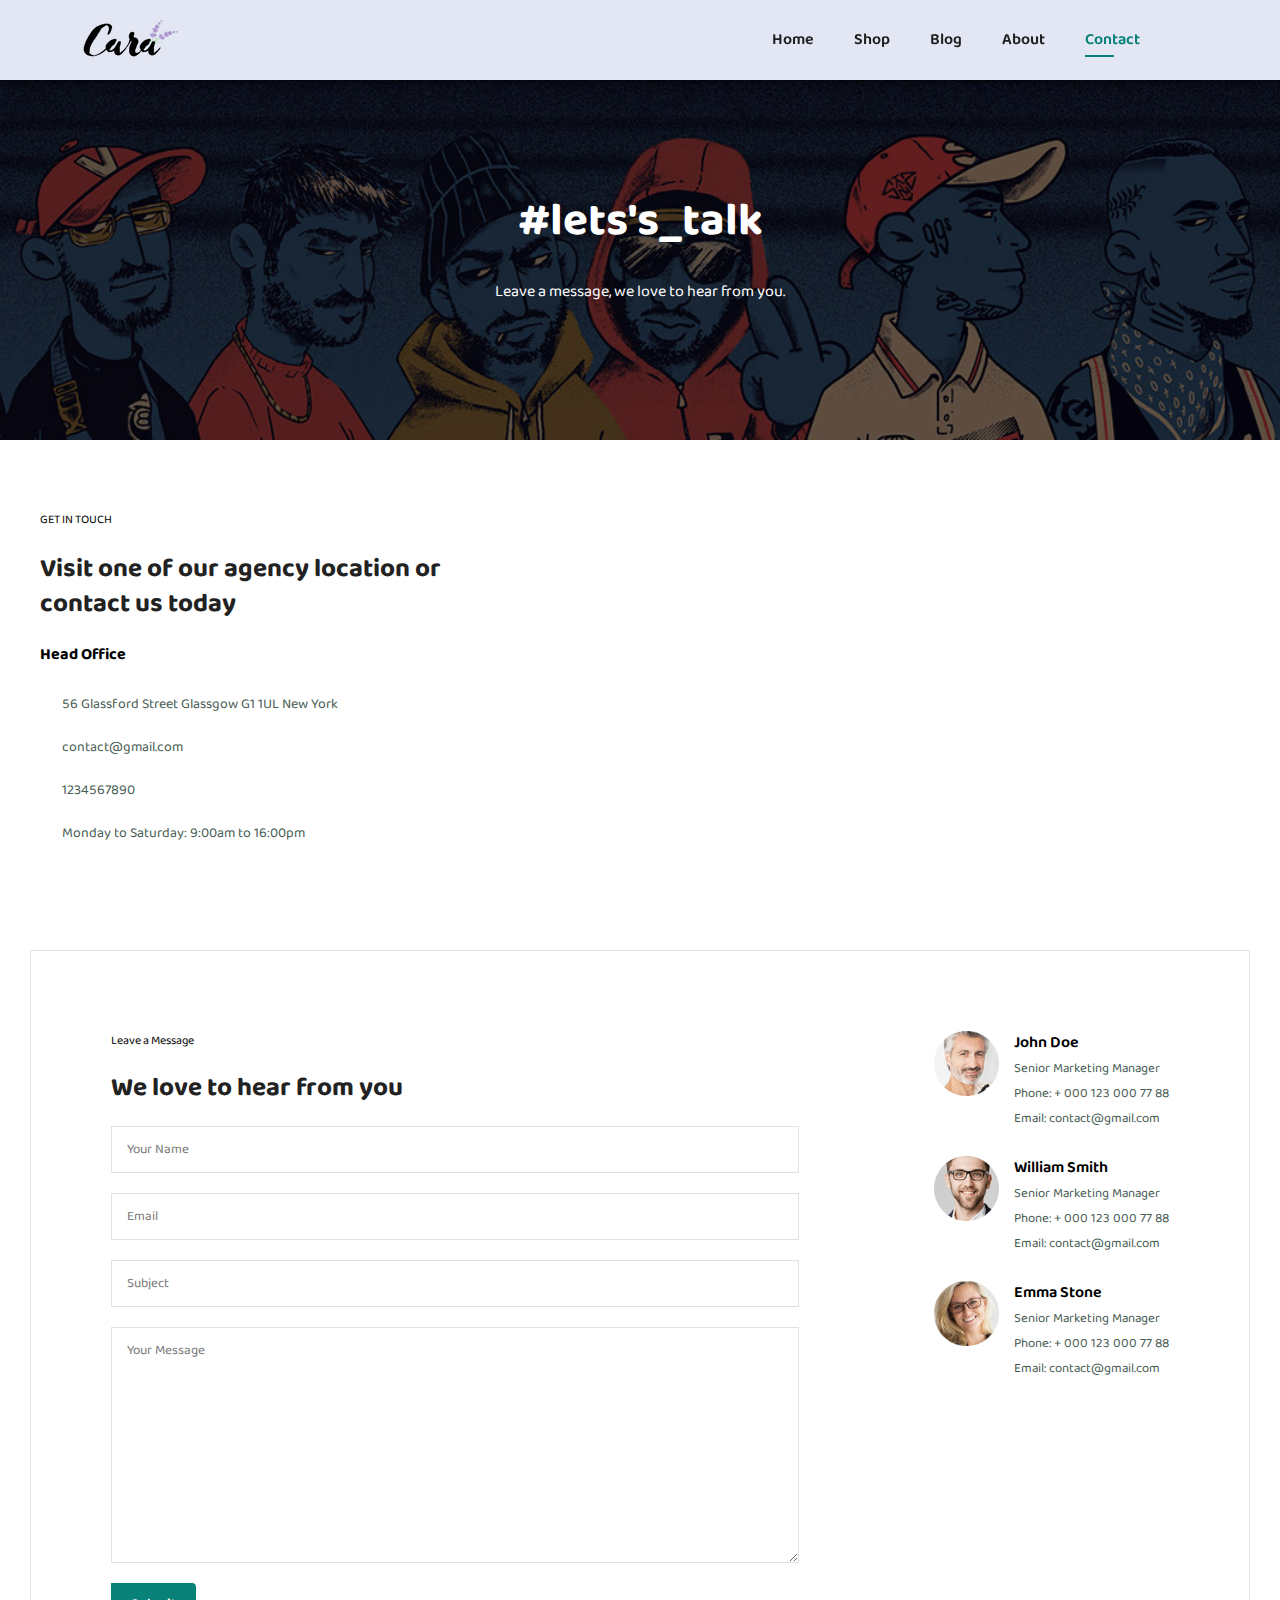
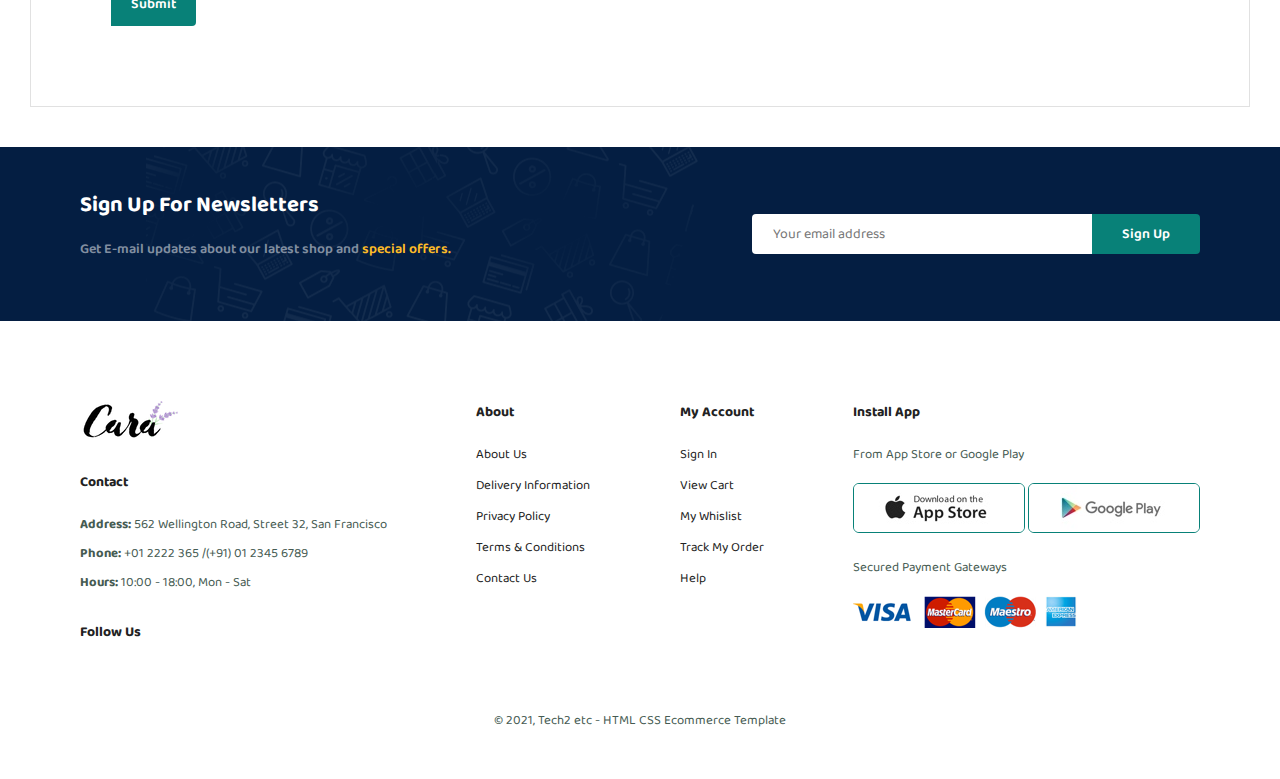
<file: contact.html>
<!DOCTYPE html>
<html lang="en">

<head>
    <meta charset="UTF-8">
    <meta name="viewport" content="width=device-width, initial-scale=1.0">
    <title>Cara</title>
    <link rel="stylesheet" href="style.css">
    <link rel="stylesheet" href="media.css">
    <link rel="stylesheet" href="https://cdnjs.cloudflare.com/ajax/libs/font-awesome/6.7.1/css/all.min.css"
        integrity="sha512-5Hs3dF2AEPkpNAR7UiOHba+lRSJNeM2ECkwxUIxC1Q/FLycGTbNapWXB4tP889k5T5Ju8fs4b1P5z/iB4nMfSQ=="
        crossorigin="anonymous" referrerpolicy="no-referrer" />
</head>

<body>
    <header>
        <img id="logo" src="Images/logo.png" alt="Cara">
        <div id="navbar">
            <li><a href="index.html">Home</a></li>
            <li><a href="shop.html">Shop</a></li>
            <li><a href="blog.html">Blog</a></li>
            <li><a href="about.html">About</a></li>
            <li><a class="active" href="contact.html">Contact</a></li>
            <li id="cart"><a href="cart.html"><i class="fa-solid fa-cart-shopping"></i></a></li>
            <a href="#" id="close"><i class="fa-solid fa-times"></i></a>
        </div>
        <div id="mobile">
            <li><a href="cart.html"><i class="fa-solid fa-cart-shopping"></i></a></li>
            <i id="bar" class="fa-solid fa-bars"></i>
        </div>
    </header>
    <main id="contact-header">
        <h2>#lets's_talk</h2>
        <p>Leave a message, we love to hear from you.</p>
    </main>
    <section id="contact-details">
        <div class="details">
            <span>GET IN TOUCH</span>
            <h2>Visit one of our agency location or contact us today</h2>
            <h3>Head Office</h3>
            <div>
                <li>
                    <i class="fa-solid fa-map"></i>
                    <p>56 Glassford Street Glassgow G1 1UL New York</p>
                </li>
                <li>
                    <i class="fa-solid fa-envelope"></i>
                    <p>contact@gmail.com</p>
                </li>
                <li>
                    <i class="fa-solid fa-phone"></i>
                    <p>1234567890</p>
                </li>
                <li>
                    <i class="fa-solid fa-clock"></i>
                    <p>Monday to Saturday: 9:00am to 16:00pm</p>
                </li>
            </div>
        </div>
        <div class="map">
            <iframe
                src="https://www.google.com/maps/embed?pb=!1m18!1m12!1m3!1d2469.6872164482384!2d-1.2570928235142602!3d51.75704287187104!2m3!1f0!2f0!3f0!3m2!1i1024!2i768!4f13.1!3m3!1m2!1s0x4876c6a9ef8c485b%3A0xd2ff1883a001afed!2sUniversity%20of%20Oxford!5e0!3m2!1sen!2sin!4v1734710272511!5m2!1sen!2sin"
                width="600" height="450" style="border:0;" allowfullscreen="" loading="lazy"
                referrerpolicy="no-referrer-when-downgrade"></iframe>
        </div>
    </section>
    <section id="form-details">
        <form action="">
            <span>Leave a Message</span>
            <h2>We love to hear from you</h2>
            <input type="text" placeholder="Your Name">
            <input type="text" placeholder="Email">
            <input type="text" placeholder="Subject">
            <textarea name="" id="" cols="30" rows="10" placeholder="Your Message"></textarea>
            <button>Submit</button>
        </form>
        <div class="people">
            <div>
                <img src="Images/people/1.png" alt="Image">
                <p><span>John Doe</span> Senior Marketing Manager <br> Phone: + 000 123 000 77 88 <br>Email: contact@gmail.com</p>
            </div>
            <div>
                <img src="Images/people/2.png" alt="Image">
                <p><span>William Smith</span> Senior Marketing Manager <br> Phone: + 000 123 000 77 88 <br>Email: contact@gmail.com</p>
            </div>
            <div>
                <img src="Images/people/3.png" alt="Image">
                <p><span>Emma Stone</span> Senior Marketing Manager <br> Phone: + 000 123 000 77 88 <br>Email: contact@gmail.com</p>
            </div>
        </div>
    </section>
    <section id="newsletter">
        <div class="newstext">
            <h4>Sign Up For Newsletters</h4>
            <p>Get E-mail updates about our latest shop and <span>special offers.</span></p>
        </div>
        <div class="form">
            <input type="text" placeholder="Your email address">
            <button>Sign Up</button>
        </div>
    </section>
    <footer>
        <div class="col">
            <img class="logo" src="Images/logo.png" alt="logo">
            <h4>Contact</h4>
            <p><strong>Address:</strong> 562 Wellington Road, Street 32, San Francisco</p>
            <p><strong>Phone:</strong> +01 2222 365 /(+91) 01 2345 6789</p>
            <p><strong>Hours:</strong> 10:00 - 18:00, Mon - Sat</p>
            <div class="follow">
                <h4>Follow Us</h4>
                <div class="icon">
                    <i class="fa-brands fa-facebook"></i>
                    <i class="fa-brands fa-twitter"></i>
                    <i class="fa-brands fa-instagram"></i>
                    <i class="fa-brands fa-pinterest"></i>
                    <i class="fa-brands fa-youtube"></i>
                </div>
            </div>
        </div>
        <div class="col">
            <h4>About</h4>
            <a href="#">About Us</a>
            <a href="#">Delivery Information</a>
            <a href="#">Privacy Policy</a>
            <a href="#">Terms & Conditions</a>
            <a href="#">Contact Us</a>
        </div>
        <div class="col">
            <h4>My Account</h4>
            <a href="#">Sign In</a>
            <a href="#">View Cart</a>
            <a href="#">My Whislist</a>
            <a href="#">Track My Order</a>
            <a href="#">Help</a>
        </div>
        <div class="col install">
            <h4>Install App</h4>
            <p>From App Store or Google Play</p>
            <div class="row">
                <img src="Images/pay/app.jpg" alt="App Store">
                <img src="Images/pay/play.jpg" alt="Play Store">
            </div>
            <p>Secured Payment Gateways</p>
            <img src="Images/pay/pay.png" alt="Payment">
        </div>
        <div class="copyright">
            <p>&copy 2021, Tech2 etc - HTML CSS Ecommerce Template</p>
        </div>
    </footer>
    <script src="script.js"></script>
</body>

</html>
</file>
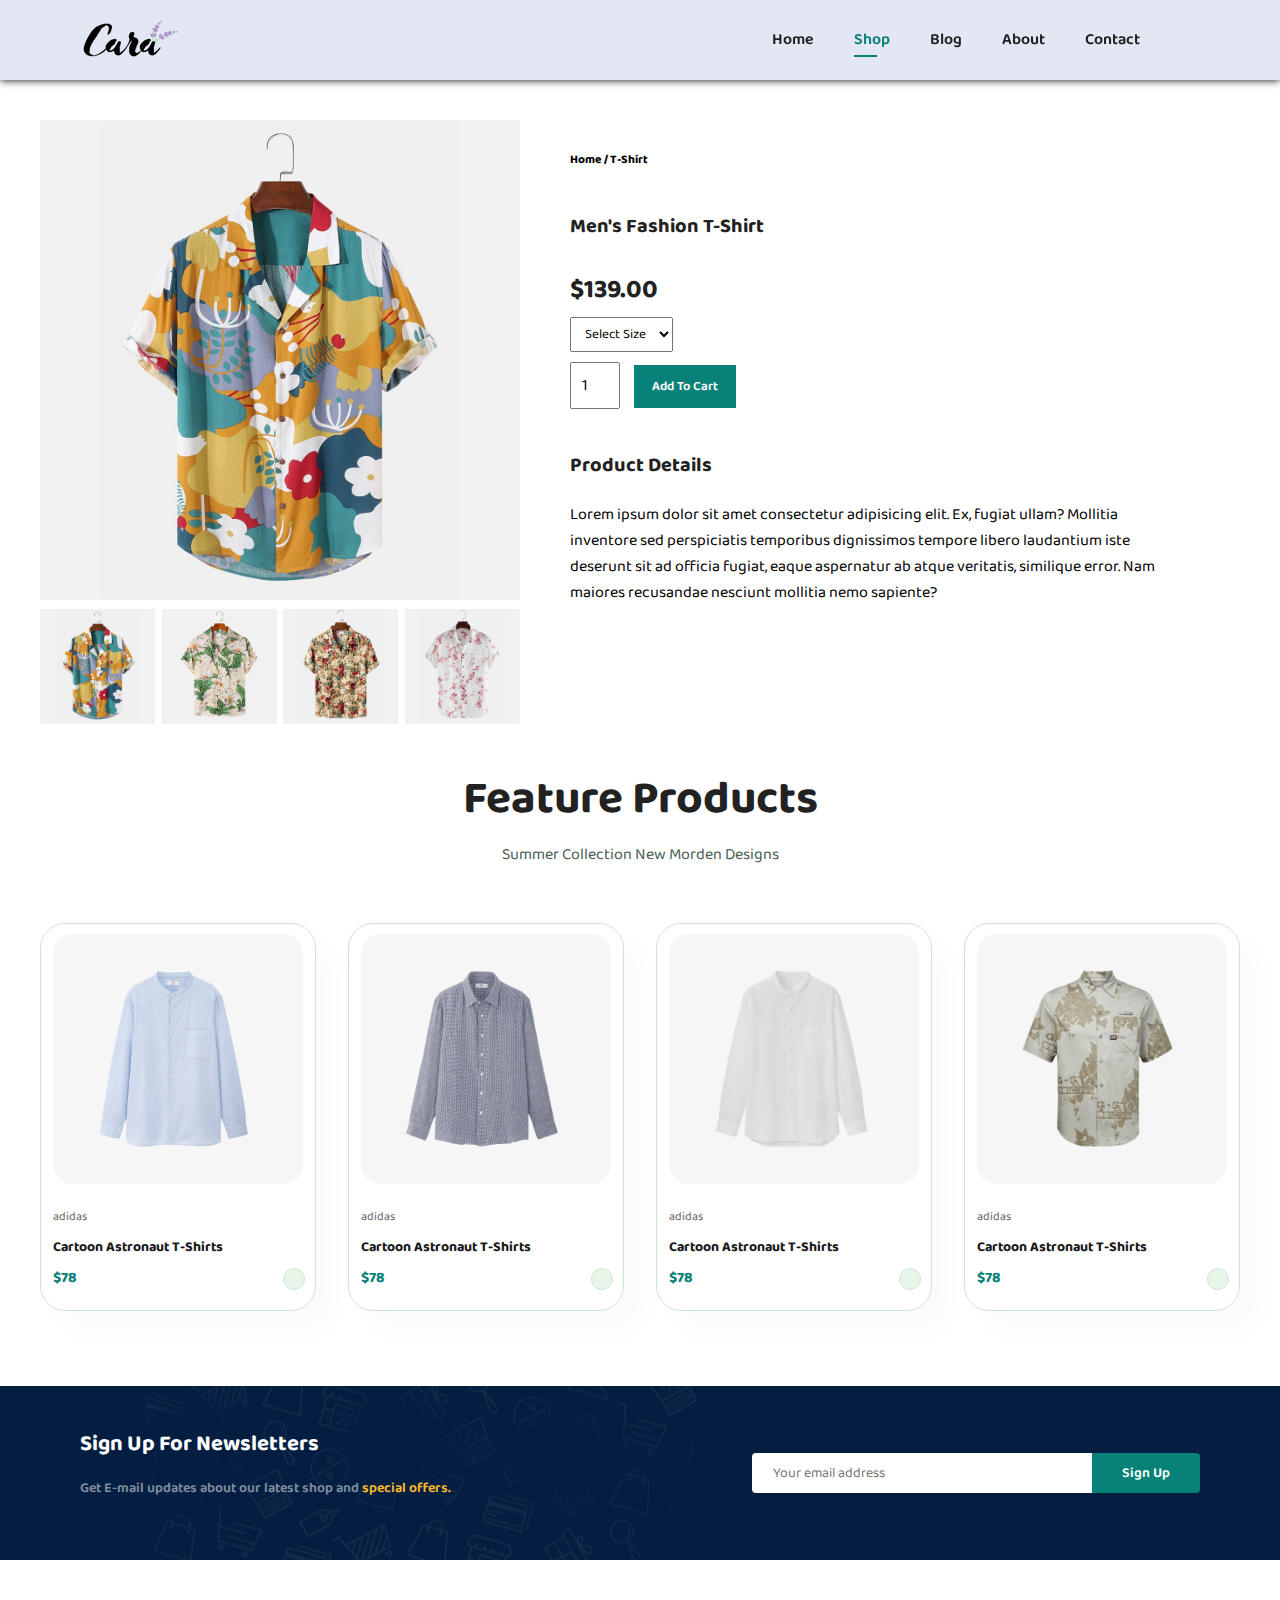
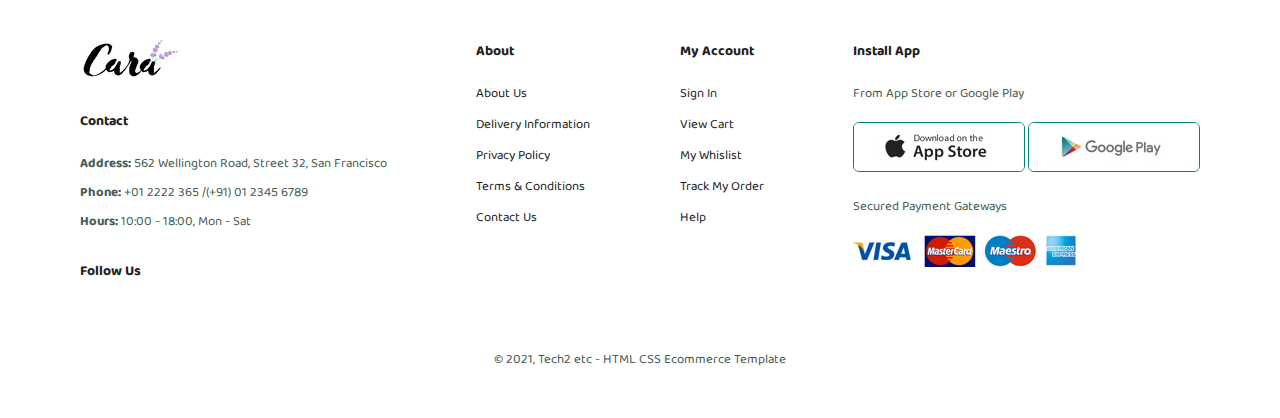
<file: product.html>
<!DOCTYPE html>
<html lang="en">

<head>
    <meta charset="UTF-8">
    <meta name="viewport" content="width=device-width, initial-scale=1.0">
    <title>Cara</title>
    <link rel="stylesheet" href="style.css">
    <link rel="stylesheet" href="media.css">
    <link rel="stylesheet" href="https://cdnjs.cloudflare.com/ajax/libs/font-awesome/6.7.1/css/all.min.css"
        integrity="sha512-5Hs3dF2AEPkpNAR7UiOHba+lRSJNeM2ECkwxUIxC1Q/FLycGTbNapWXB4tP889k5T5Ju8fs4b1P5z/iB4nMfSQ=="
        crossorigin="anonymous" referrerpolicy="no-referrer" />
</head>

<body>
    <header>
        <img id="logo" src="Images/logo.png" alt="Cara">
        <div id="navbar">
            <li><a href="index.html">Home</a></li>
            <li><a class="active" href="shop.html">Shop</a></li>
            <li><a href="blog.html">Blog</a></li>
            <li><a href="about.html">About</a></li>
            <li><a href="contact.html">Contact</a></li>
            <li id="cart"><a href="cart.html"><i class="fa-solid fa-cart-shopping"></i></a></li>
            <a href="#" id="close"><i class="fa-solid fa-times"></i></a>
        </div>
        <div id="mobile">
            <li><a href="cart.html"><i class="fa-solid fa-cart-shopping"></i></a></li>
            <i id="bar" class="fa-solid fa-bars"></i>
        </div>
    </header>
    <section id="product-details">
        <div class="single-img">
            <img src="Images/products/f1.jpg" width="100%" id="main-img" alt="Image">
            <div class="multi-img">
                <div class="small-img-col">
                    <img src="Images/products/f1.jpg" width="100%" class="small-img" alt="">
                </div>
                <div class="small-img-col">
                    <img src="Images/products/f2.jpg" width="100%" class="small-img" alt="">
                </div>
                <div class="small-img-col">
                    <img src="Images/products/f3.jpg" width="100%" class="small-img" alt="">
                </div>
                <div class="small-img-col">
                    <img src="Images/products/f4.jpg" width="100%" class="small-img" alt="">
                </div>
            </div>
        </div>
        <div class="single-product-details">
            <h6>Home / T-Shirt</h6>
            <h4>Men's Fashion T-Shirt</h4>
            <h2>$139.00</h2>
            <select>
                <option>Select Size</option>
                <option>XL</option>
                <option>XXL</option>
                <option>Small</option>
                <option>Large</option>
            </select>
            <input type="number" value="1">
            <button id="add">Add To Cart</button>
            <h4>Product Details</h4>
            <span>Lorem ipsum dolor sit amet consectetur adipisicing elit. Ex, fugiat ullam? Mollitia inventore sed
                perspiciatis temporibus dignissimos tempore libero laudantium iste deserunt sit ad officia fugiat, eaque
                aspernatur ab atque veritatis, similique error. Nam maiores recusandae nesciunt mollitia nemo
                sapiente?</span>
        </div>
    </section>
    <section class="products">
        <h2>Feature Products</h2>
        <p>Summer Collection New Morden Designs</p>
        <div class="product-container">
            <div class="product">
                <img src="Images/products/n1.jpg" alt="Product">
                <div class="desc">
                    <span>adidas</span>
                    <h5>Cartoon Astronaut T-Shirts</h5>
                    <div class="star">
                        <i class="fa-solid fa-star"></i>
                        <i class="fa-solid fa-star"></i>
                        <i class="fa-solid fa-star"></i>
                        <i class="fa-solid fa-star"></i>
                        <i class="fa-solid fa-star"></i>
                    </div>
                    <h4>$78</h4>
                </div>
                <a href="#"><i class="fa-solid fa-cart-plus"></i></a>
            </div>
            <div class="product">
                <img src="Images/products/n2.jpg" alt="Product">
                <div class="desc">
                    <span>adidas</span>
                    <h5>Cartoon Astronaut T-Shirts</h5>
                    <div class="star">
                        <i class="fa-solid fa-star"></i>
                        <i class="fa-solid fa-star"></i>
                        <i class="fa-solid fa-star"></i>
                        <i class="fa-solid fa-star"></i>
                        <i class="fa-solid fa-star"></i>
                    </div>
                    <h4>$78</h4>
                </div>
                <a href="#"><i class="fa-solid fa-cart-plus"></i></a>
            </div>
            <div class="product">
                <img src="Images/products/n3.jpg" alt="Product">
                <div class="desc">
                    <span>adidas</span>
                    <h5>Cartoon Astronaut T-Shirts</h5>
                    <div class="star">
                        <i class="fa-solid fa-star"></i>
                        <i class="fa-solid fa-star"></i>
                        <i class="fa-solid fa-star"></i>
                        <i class="fa-solid fa-star"></i>
                        <i class="fa-solid fa-star"></i>
                    </div>
                    <h4>$78</h4>
                </div>
                <a href="#"><i class="fa-solid fa-cart-plus"></i></a>
            </div>
            <div class="product">
                <img src="Images/products/n4.jpg" alt="Product">
                <div class="desc">
                    <span>adidas</span>
                    <h5>Cartoon Astronaut T-Shirts</h5>
                    <div class="star">
                        <i class="fa-solid fa-star"></i>
                        <i class="fa-solid fa-star"></i>
                        <i class="fa-solid fa-star"></i>
                        <i class="fa-solid fa-star"></i>
                        <i class="fa-solid fa-star"></i>
                    </div>
                    <h4>$78</h4>
                </div>
                <a href="#"><i class="fa-solid fa-cart-plus"></i></a>
            </div>
    </section>
    <section id="newsletter">
        <div class="newstext">
            <h4>Sign Up For Newsletters</h4>
            <p>Get E-mail updates about our latest shop and <span>special offers.</span></p>
        </div>
        <div class="form">
            <input type="text" placeholder="Your email address">
            <button>Sign Up</button>
        </div>
    </section>
    <footer>
        <div class="col">
            <img class="logo" src="Images/logo.png" alt="logo">
            <h4>Contact</h4>
            <p><strong>Address:</strong> 562 Wellington Road, Street 32, San Francisco</p>
            <p><strong>Phone:</strong> +01 2222 365 /(+91) 01 2345 6789</p>
            <p><strong>Hours:</strong> 10:00 - 18:00, Mon - Sat</p>
            <div class="follow">
                <h4>Follow Us</h4>
                <div class="icon">
                    <i class="fa-brands fa-facebook"></i>
                    <i class="fa-brands fa-twitter"></i>
                    <i class="fa-brands fa-instagram"></i>
                    <i class="fa-brands fa-pinterest"></i>
                    <i class="fa-brands fa-youtube"></i>
                </div>
            </div>
        </div>
        <div class="col">
            <h4>About</h4>
            <a href="#">About Us</a>
            <a href="#">Delivery Information</a>
            <a href="#">Privacy Policy</a>
            <a href="#">Terms & Conditions</a>
            <a href="#">Contact Us</a>
        </div>
        <div class="col">
            <h4>My Account</h4>
            <a href="#">Sign In</a>
            <a href="#">View Cart</a>
            <a href="#">My Whislist</a>
            <a href="#">Track My Order</a>
            <a href="#">Help</a>
        </div>
        <div class="col install">
            <h4>Install App</h4>
            <p>From App Store or Google Play</p>
            <div class="row">
                <img src="Images/pay/app.jpg" alt="App Store">
                <img src="Images/pay/play.jpg" alt="Play Store">
            </div>
            <p>Secured Payment Gateways</p>
            <img src="Images/pay/pay.png" alt="Payment">
        </div>
        <div class="copyright">
            <p>&copy 2021, Tech2 etc - HTML CSS Ecommerce Template</p>
        </div>
    </footer>
    <script>
        let mainImg = document.getElementById("main-img");
        let smallImg = document.getElementsByClassName("small-img");
        smallImg[0].onclick = function () {
            mainImg.src = smallImg[0].src;
        }
        smallImg[1].onclick = function () {
            mainImg.src = smallImg[1].src;
        }
        smallImg[2].onclick = function () {
            mainImg.src = smallImg[2].src;
        }
        smallImg[3].onclick = function () {
            mainImg.src = smallImg[3].src;
        }
    </script>
    <script src="script.js"></script>
</body>

</html>
</file>
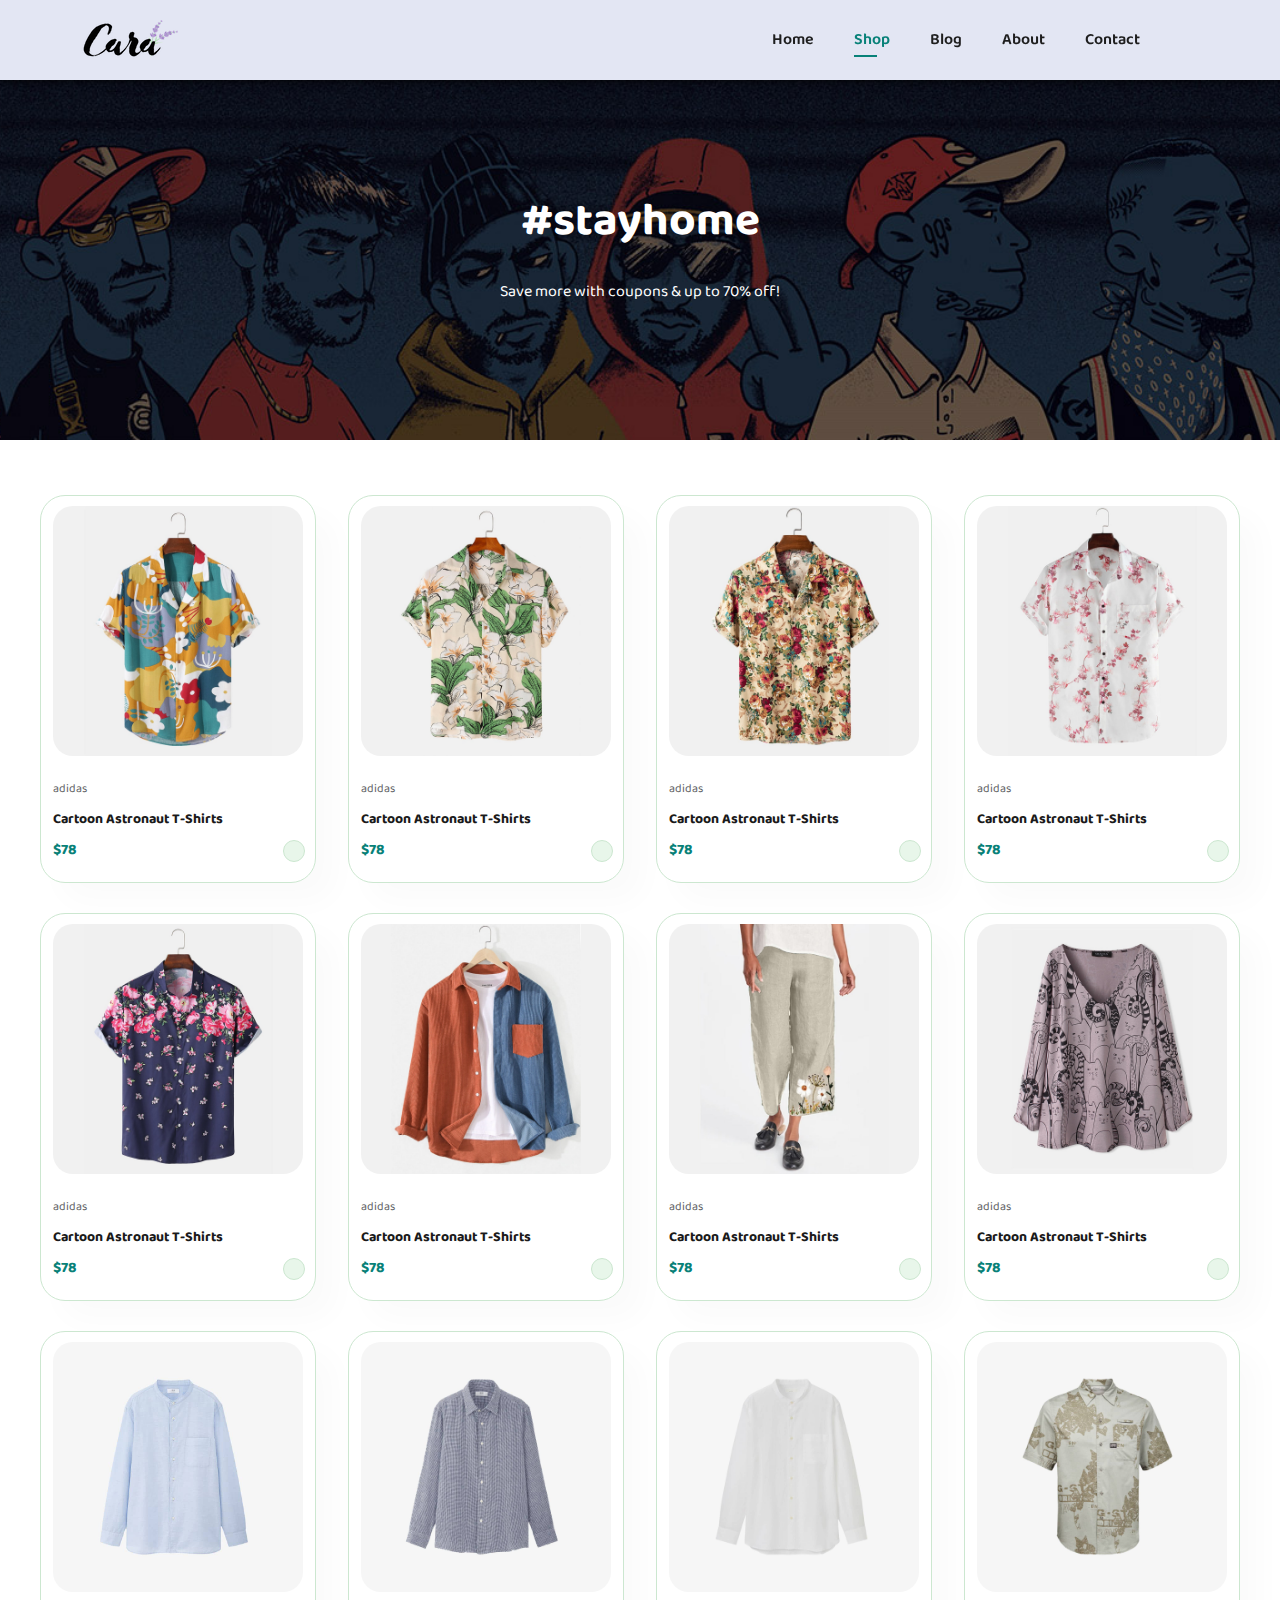
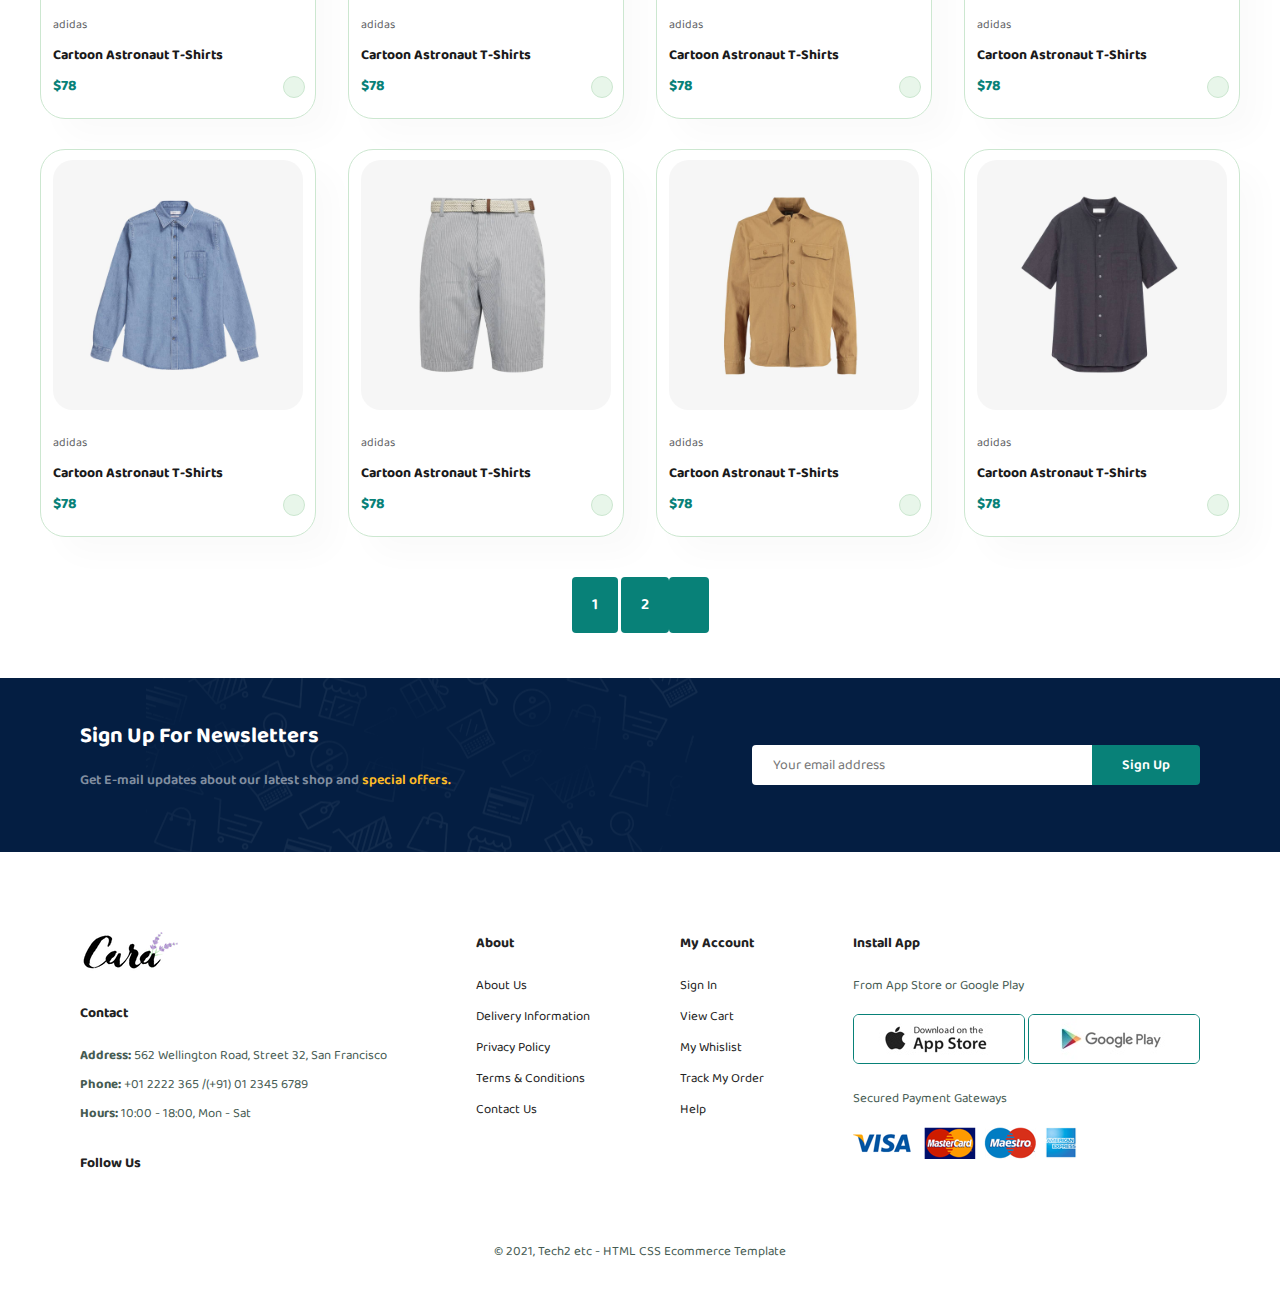
<file: shop.html>
<!DOCTYPE html>
<html lang="en">

<head>
    <meta charset="UTF-8">
    <meta name="viewport" content="width=device-width, initial-scale=1.0">
    <title>Cara</title>
    <link rel="stylesheet" href="style.css">
    <link rel="stylesheet" href="media.css">
    <link rel="stylesheet" href="https://cdnjs.cloudflare.com/ajax/libs/font-awesome/6.7.1/css/all.min.css"
        integrity="sha512-5Hs3dF2AEPkpNAR7UiOHba+lRSJNeM2ECkwxUIxC1Q/FLycGTbNapWXB4tP889k5T5Ju8fs4b1P5z/iB4nMfSQ=="
        crossorigin="anonymous" referrerpolicy="no-referrer" />
</head>

<body>
    <header>
        <img id="logo" src="Images/logo.png" alt="Cara">
        <div id="navbar">
            <li><a href="index.html">Home</a></li>
            <li><a class="active" href="shop.html">Shop</a></li>
            <li><a href="blog.html">Blog</a></li>
            <li><a href="about.html">About</a></li>
            <li><a href="contact.html">Contact</a></li>
            <li id="cart"><a href="cart.html"><i class="fa-solid fa-cart-shopping"></i></a></li>
            <a href="#" id="close"><i class="fa-solid fa-times"></i></a>
        </div>
        <div id="mobile">
            <li><a href="cart.html"><i class="fa-solid fa-cart-shopping"></i></a></li>
            <i id="bar" class="fa-solid fa-bars"></i>
        </div>
    </header>
    <main id="page-header">
        <h2>#stayhome</h2>
        <p>Save more with coupons & up to 70% off!</p>
    </main>
    <section class="products">
        <div class="product-container">
            <div class="product">
                <img src="Images/products/f1.jpg" alt="Product">
                <div class="desc">
                    <span>adidas</span>
                    <h5>Cartoon Astronaut T-Shirts</h5>
                    <div class="star">
                        <i class="fa-solid fa-star"></i>
                        <i class="fa-solid fa-star"></i>
                        <i class="fa-solid fa-star"></i>
                        <i class="fa-solid fa-star"></i>
                        <i class="fa-solid fa-star"></i>
                    </div>
                    <h4>$78</h4>
                </div>
                <a href="#"><i class="fa-solid fa-cart-plus"></i></a>
            </div>
            <div class="product">
                <img src="Images/products/f2.jpg" alt="Product">
                <div class="desc">
                    <span>adidas</span>
                    <h5>Cartoon Astronaut T-Shirts</h5>
                    <div class="star">
                        <i class="fa-solid fa-star"></i>
                        <i class="fa-solid fa-star"></i>
                        <i class="fa-solid fa-star"></i>
                        <i class="fa-solid fa-star"></i>
                        <i class="fa-solid fa-star"></i>
                    </div>
                    <h4>$78</h4>
                </div>
                <a href="#"><i class="fa-solid fa-cart-plus"></i></a>
            </div>
            <div class="product">
                <img src="Images/products/f3.jpg" alt="Product">
                <div class="desc">
                    <span>adidas</span>
                    <h5>Cartoon Astronaut T-Shirts</h5>
                    <div class="star">
                        <i class="fa-solid fa-star"></i>
                        <i class="fa-solid fa-star"></i>
                        <i class="fa-solid fa-star"></i>
                        <i class="fa-solid fa-star"></i>
                        <i class="fa-solid fa-star"></i>
                    </div>
                    <h4>$78</h4>
                </div>
                <a href="#"><i class="fa-solid fa-cart-plus"></i></a>
            </div>
            <div class="product">
                <img src="Images/products/f4.jpg" alt="Product">
                <div class="desc">
                    <span>adidas</span>
                    <h5>Cartoon Astronaut T-Shirts</h5>
                    <div class="star">
                        <i class="fa-solid fa-star"></i>
                        <i class="fa-solid fa-star"></i>
                        <i class="fa-solid fa-star"></i>
                        <i class="fa-solid fa-star"></i>
                        <i class="fa-solid fa-star"></i>
                    </div>
                    <h4>$78</h4>
                </div>
                <a href="#"><i class="fa-solid fa-cart-plus"></i></a>
            </div>
            <div class="product">
                <img src="Images/products/f5.jpg" alt="Product">
                <div class="desc">
                    <span>adidas</span>
                    <h5>Cartoon Astronaut T-Shirts</h5>
                    <div class="star">
                        <i class="fa-solid fa-star"></i>
                        <i class="fa-solid fa-star"></i>
                        <i class="fa-solid fa-star"></i>
                        <i class="fa-solid fa-star"></i>
                        <i class="fa-solid fa-star"></i>
                    </div>
                    <h4>$78</h4>
                </div>
                <a href="#"><i class="fa-solid fa-cart-plus"></i></a>
            </div>
            <div class="product">
                <img src="Images/products/f6.jpg" alt="Product">
                <div class="desc">
                    <span>adidas</span>
                    <h5>Cartoon Astronaut T-Shirts</h5>
                    <div class="star">
                        <i class="fa-solid fa-star"></i>
                        <i class="fa-solid fa-star"></i>
                        <i class="fa-solid fa-star"></i>
                        <i class="fa-solid fa-star"></i>
                        <i class="fa-solid fa-star"></i>
                    </div>
                    <h4>$78</h4>
                </div>
                <a href="#"><i class="fa-solid fa-cart-plus"></i></a>
            </div>
            <div class="product">
                <img src="Images/products/f7.jpg" alt="Product">
                <div class="desc">
                    <span>adidas</span>
                    <h5>Cartoon Astronaut T-Shirts</h5>
                    <div class="star">
                        <i class="fa-solid fa-star"></i>
                        <i class="fa-solid fa-star"></i>
                        <i class="fa-solid fa-star"></i>
                        <i class="fa-solid fa-star"></i>
                        <i class="fa-solid fa-star"></i>
                    </div>
                    <h4>$78</h4>
                </div>
                <a href="#"><i class="fa-solid fa-cart-plus"></i></a>
            </div>
            <div class="product">
                <img src="Images/products/f8.jpg" alt="Product">
                <div class="desc">
                    <span>adidas</span>
                    <h5>Cartoon Astronaut T-Shirts</h5>
                    <div class="star">
                        <i class="fa-solid fa-star"></i>
                        <i class="fa-solid fa-star"></i>
                        <i class="fa-solid fa-star"></i>
                        <i class="fa-solid fa-star"></i>
                        <i class="fa-solid fa-star"></i>
                    </div>
                    <h4>$78</h4>
                </div>
                <a href="#"><i class="fa-solid fa-cart-plus"></i></a>
            </div>
            <div class="product">
                <img src="Images/products/n1.jpg" alt="Product">
                <div class="desc">
                    <span>adidas</span>
                    <h5>Cartoon Astronaut T-Shirts</h5>
                    <div class="star">
                        <i class="fa-solid fa-star"></i>
                        <i class="fa-solid fa-star"></i>
                        <i class="fa-solid fa-star"></i>
                        <i class="fa-solid fa-star"></i>
                        <i class="fa-solid fa-star"></i>
                    </div>
                    <h4>$78</h4>
                </div>
                <a href="#"><i class="fa-solid fa-cart-plus"></i></a>
            </div>
            <div class="product">
                <img src="Images/products/n2.jpg" alt="Product">
                <div class="desc">
                    <span>adidas</span>
                    <h5>Cartoon Astronaut T-Shirts</h5>
                    <div class="star">
                        <i class="fa-solid fa-star"></i>
                        <i class="fa-solid fa-star"></i>
                        <i class="fa-solid fa-star"></i>
                        <i class="fa-solid fa-star"></i>
                        <i class="fa-solid fa-star"></i>
                    </div>
                    <h4>$78</h4>
                </div>
                <a href="#"><i class="fa-solid fa-cart-plus"></i></a>
            </div>
            <div class="product">
                <img src="Images/products/n3.jpg" alt="Product">
                <div class="desc">
                    <span>adidas</span>
                    <h5>Cartoon Astronaut T-Shirts</h5>
                    <div class="star">
                        <i class="fa-solid fa-star"></i>
                        <i class="fa-solid fa-star"></i>
                        <i class="fa-solid fa-star"></i>
                        <i class="fa-solid fa-star"></i>
                        <i class="fa-solid fa-star"></i>
                    </div>
                    <h4>$78</h4>
                </div>
                <a href="#"><i class="fa-solid fa-cart-plus"></i></a>
            </div>
            <div class="product">
                <img src="Images/products/n4.jpg" alt="Product">
                <div class="desc">
                    <span>adidas</span>
                    <h5>Cartoon Astronaut T-Shirts</h5>
                    <div class="star">
                        <i class="fa-solid fa-star"></i>
                        <i class="fa-solid fa-star"></i>
                        <i class="fa-solid fa-star"></i>
                        <i class="fa-solid fa-star"></i>
                        <i class="fa-solid fa-star"></i>
                    </div>
                    <h4>$78</h4>
                </div>
                <a href="#"><i class="fa-solid fa-cart-plus"></i></a>
            </div>
            <div class="product">
                <img src="Images/products/n5.jpg" alt="Product">
                <div class="desc">
                    <span>adidas</span>
                    <h5>Cartoon Astronaut T-Shirts</h5>
                    <div class="star">
                        <i class="fa-solid fa-star"></i>
                        <i class="fa-solid fa-star"></i>
                        <i class="fa-solid fa-star"></i>
                        <i class="fa-solid fa-star"></i>
                        <i class="fa-solid fa-star"></i>
                    </div>
                    <h4>$78</h4>
                </div>
                <a href="#"><i class="fa-solid fa-cart-plus"></i></a>
            </div>
            <div class="product">
                <img src="Images/products/n6.jpg" alt="Product">
                <div class="desc">
                    <span>adidas</span>
                    <h5>Cartoon Astronaut T-Shirts</h5>
                    <div class="star">
                        <i class="fa-solid fa-star"></i>
                        <i class="fa-solid fa-star"></i>
                        <i class="fa-solid fa-star"></i>
                        <i class="fa-solid fa-star"></i>
                        <i class="fa-solid fa-star"></i>
                    </div>
                    <h4>$78</h4>
                </div>
                <a href="#"><i class="fa-solid fa-cart-plus"></i></a>
            </div>
            <div class="product">
                <img src="Images/products/n7.jpg" alt="Product">
                <div class="desc">
                    <span>adidas</span>
                    <h5>Cartoon Astronaut T-Shirts</h5>
                    <div class="star">
                        <i class="fa-solid fa-star"></i>
                        <i class="fa-solid fa-star"></i>
                        <i class="fa-solid fa-star"></i>
                        <i class="fa-solid fa-star"></i>
                        <i class="fa-solid fa-star"></i>
                    </div>
                    <h4>$78</h4>
                </div>
                <a href="#"><i class="fa-solid fa-cart-plus"></i></a>
            </div>
            <div class="product">
                <img src="Images/products/n8.jpg" alt="Product">
                <div class="desc">
                    <span>adidas</span>
                    <h5>Cartoon Astronaut T-Shirts</h5>
                    <div class="star">
                        <i class="fa-solid fa-star"></i>
                        <i class="fa-solid fa-star"></i>
                        <i class="fa-solid fa-star"></i>
                        <i class="fa-solid fa-star"></i>
                        <i class="fa-solid fa-star"></i>
                    </div>
                    <h4>$78</h4>
                </div>
                <a href="#"><i class="fa-solid fa-cart-plus"></i></a>
            </div>
        </div>
    </section>
    <section id="pagination">
        <a href="#">1</a>
        <a href="#">2</a>
        <a href="#"><i class="fa-solid fa-arrow-right"></i></a>
    </section>
    <section id="newsletter">
        <div class="newstext">
            <h4>Sign Up For Newsletters</h4>
            <p>Get E-mail updates about our latest shop and <span>special offers.</span></p>
        </div>
        <div class="form">
            <input type="text" placeholder="Your email address">
            <button>Sign Up</button>
        </div>
    </section>
    <footer>
        <div class="col">
            <img class="logo" src="Images/logo.png" alt="logo">
            <h4>Contact</h4>
            <p><strong>Address:</strong> 562 Wellington Road, Street 32, San Francisco</p>
            <p><strong>Phone:</strong> +01 2222 365 /(+91) 01 2345 6789</p>
            <p><strong>Hours:</strong> 10:00 - 18:00, Mon - Sat</p>
            <div class="follow">
                <h4>Follow Us</h4>
                <div class="icon">
                    <i class="fa-brands fa-facebook"></i>
                    <i class="fa-brands fa-twitter"></i>
                    <i class="fa-brands fa-instagram"></i>
                    <i class="fa-brands fa-pinterest"></i>
                    <i class="fa-brands fa-youtube"></i>
                </div>
            </div>
        </div>
        <div class="col">
            <h4>About</h4>
            <a href="#">About Us</a>
            <a href="#">Delivery Information</a>
            <a href="#">Privacy Policy</a>
            <a href="#">Terms & Conditions</a>
            <a href="#">Contact Us</a>
        </div>
        <div class="col">
            <h4>My Account</h4>
            <a href="#">Sign In</a>
            <a href="#">View Cart</a>
            <a href="#">My Whislist</a>
            <a href="#">Track My Order</a>
            <a href="#">Help</a>
        </div>
        <div class="col install">
            <h4>Install App</h4>
            <p>From App Store or Google Play</p>
            <div class="row">
                <img src="Images/pay/app.jpg" alt="App Store">
                <img src="Images/pay/play.jpg" alt="Play Store">
            </div>
            <p>Secured Payment Gateways</p>
            <img src="Images/pay/pay.png" alt="Payment">
        </div>
        <div class="copyright">
            <p>&copy 2021, Tech2 etc - HTML CSS Ecommerce Template</p>
        </div>
    </footer>
    <script src="script.js"></script>
</body>

</html>
</file>
<file: style.css>
@import url('https://fonts.googleapis.com/css2?family=Baloo+Bhai+2:wght@400..800&display=swap');

* {
    padding: 0;
    margin: 0;
    box-sizing: border-box;
    font-family: "Baloo Bhai 2", sans-serif;
}

h1 {
    font-size: 50px;
    line-height: 64px;
    color: #222;
}

h2 {
    font-size: 46px;
    line-height: 54px;
    color: #222;
}

h4 {
    font-size: 20px;
    color: #222;
}

h6 {
    font-weight: 700;
    font-size: 12px;
}

p {
    font-size: 16px;
    color: #465b52;
    margin: 15px 0 20px 0;
}

header {
    display: flex;
    justify-content: space-between;
    align-items: center;
    padding: 20px 80px;
    background-color: #e3e6f3;
    box-shadow: 0px 0px 8px black;
    z-index: 999;
    position: sticky;
    top: 0;
    left: 0;
}

#navbar {
    display: flex;
    justify-content: center;
    align-items: center;
}

#navbar li {
    list-style: none;
    padding: 0px 20px;
    position: relative;
}

#navbar li a {
    text-decoration: none;
    font-size: 16px;
    font-weight: 600;
    color: #1e1e1e;
    transition: 0.3 ease;
}

#navbar li a:hover,
#navbar li a.active {
    color: #088178;
}

#navbar li a.active::after,
#navbar li a:hover::after {
    content: "";
    width: 30%;
    height: 2px;
    position: absolute;
    bottom: -4px;
    left: 20px;
    background-color: #088178;
}

#mobile {
    display: none;
    align-items: baseline;
}

main {
    background-image: url(Images/hero4.png);
    height: 90vh;
    background-size: cover;
    background-position: top 25% right 0;
    padding: 0px 80px;
    display: flex;
    flex-direction: column;
    justify-content: center;
    align-items: flex-start;
    gap: 15px;
}

#cart {
    display: block;
}

#close {
    display: none;
}

main h1 {
    color: #088178;
}

main button {
    background-image: url("Images/button.png");
    background-color: transparent;
    color: #088178;
    border: 0;
    padding: 14px 80px 14px 65px;
    background-repeat: no-repeat;
    cursor: pointer;
    font-weight: 700;
    font-size: 15px;
}

#feature-container {
    display: flex;
    justify-content: space-between;
    align-items: center;
    flex-wrap: wrap;
    padding: 40px 80px;
}

.feature {
    width: 180px;
    text-align: center;
    padding: 25px 15px;
    box-shadow: 20px 20px 34px rgba(0, 0, 0, 0.03);
    border: 1px solid #cce7d0;
    border-radius: 4px;
    margin: 15px 0;
}

.feature:hover {
    box-shadow: 10px 10px 54px rgba(70, 62, 221, 0.1);
}

.feature img {
    width: 100%;
    margin-bottom: 10px;
}

.feature span {
    display: inline-block;
    padding: 9px 8px 6px 8px;
    line-height: 1;
    border-radius: 4px;
    color: #088178;
    background-color: #fddde4;
}

.feature:nth-child(2) span {
    background-color: #cdebbc;
}

.feature:nth-child(3) span {
    background-color: #d1e8f2;
}

.feature:nth-child(4) span {
    background-color: #cdd4f8;
}

.feature:nth-child(5) span {
    background-color: #f6dbf6;
}

.feature:nth-child(6) span {
    background-color: #fff2e5;
}

.products {
    text-align: center;
    padding: 20px 40px;
}

.product-container {
    display: flex;
    justify-content: space-between;
    padding-top: 20px;
    flex-wrap: wrap;
}

.product {
    width: 23%;
    min-width: 250px;
    padding: 10px 12px;
    border: 1px solid #cce7d0;
    border-radius: 25px;
    cursor: pointer;
    box-shadow: 20px 20px 30px rgba(0, 0, 0, 0.02);
    margin: 15px 0;
    transition: 0.2s ease;
    position: relative;
}

.product img {
    width: 100%;
    border-radius: 20px;
}

.desc {
    text-align: start;
    padding: 10px 0;
}

.desc span {
    color: #606063;
    font-size: 12px;
}

.desc h5 {
    padding-top: 7px;
    color: #1a1a1a;
    font-size: 14px;
}

.desc i {
    font-size: 12px;
    color: rgb(243, 181, 25);
}

.desc h4 {
    padding-top: 7px;
    font-size: 15px;
    font-weight: 700;
    color: #088178;
}

.fa-cart-plus {
    padding: 10px;
    border-radius: 50px;
    background-color: #e8f6ea;
    color: #088178;
    border: 1px solid #cce7d0;
    position: absolute;
    bottom: 20px;
    right: 10px;
}

#banner {
    margin: 40px 0;
    display: flex;
    flex-direction: column;
    justify-content: center;
    align-items: center;
    text-align: center;
    background-image: url("Images/banner/b2.jpg");
    width: 100%;
    height: 40vh;
    background-size: cover;
    background-position: center;
}

#banner h4 {
    font-size: 16px;
    color: #fff;
}

#banner h2 {
    font-size: 30px;
    color: #fff;
    padding: 10px 0;
}

#banner h2 span {
    color: #ef3636;
}

#banner button {
    font-size: 14px;
    font-weight: 600;
    padding: 15px 25px;
    color: #000;
    background-color: #fff;
    cursor: pointer;
    border: none;
    outline: none;
    transition: 0.2s;
}

#banner button:hover {
    background: #088178;
    color: #fff;
}

#sm-banner {
    padding: 40px 80px;
    display: flex;
    justify-content: space-between;
    flex-wrap: wrap;
}

.banner-box {
    display: flex;
    flex-direction: column;
    justify-content: center;
    align-items: flex-start;
    background-image: url("Images/banner/b17.jpg");
    min-width: 620px;
    height: 50vh;
    background-size: cover;
    background-position: center;
    padding: 30px;
}

.banner-box h4 {
    color: #fff;
    font-size: 20px;
    font-weight: 300;
}

.banner-box h2 {
    color: #fff;
    font-size: 28px;
    font-weight: 800;
}

.banner-box span {
    color: #fff;
    font-size: 14px;
    font-weight: 500;
}

.banner-box button {
    font-size: 13px;
    font-weight: 600;
    padding: 11px 18px;
    color: #fff;
    background-color: transparent;
    cursor: pointer;
    border: 1px solid #fff;
    outline: none;
    transition: 0.2s;
}

.banner-box2 {
    background-image: url("Images/banner/b10.jpg");
}

.banner-box button:hover {
    background: #088178;
    border: 1px solid #088178;
}

#banner3 {
    display: flex;
    justify-content: space-between;
    flex-wrap: wrap;
    padding: 0 80px;
}

#banner3 .banner-box {
    display: flex;
    flex-direction: column;
    justify-content: center;
    align-items: flex-start;
    min-width: 30%;
    height: 30vh;
    background-size: cover;
    background-position: center;
    padding: 20px;
    margin-bottom: 20px;
}

#sm-banner1 {
    background-image: url('Images/banner/b7.jpg');
}

#sm-banner2 {
    background-image: url('Images/banner/b4.jpg');
}

#sm-banner3 {
    background-image: url('Images/banner/b18.jpg');
}

#banner3 h2 {
    color: #fff;
    font-weight: 900;
    font-size: 22px;
}

#banner3 h3 {
    color: #ec544e;
    font-weight: 800;
    font-size: 15px;
}

#newsletter {
    display: flex;
    justify-content: space-between;
    align-items: center;
    flex-wrap: wrap;
    background-image: url('Images/banner/b14.png');
    background-repeat: no-repeat;
    background-position: 20% 30%;
    background-color: #041e42;
    padding: 40px 80px;
    margin: 40px 0;
}

.newstext h4 {
    font-size: 22px;
    font-weight: 700;
    color: #fff;
}

.newstext p {
    font-size: 14px;
    font-weight: 600;
    color: #818ea0;
}

.newstext p span {
    color: #ffbd27;
}

.form {
    display: flex;
    width: 40%;
    align-items: center;
}

.form input {
    height: 40px;
    padding: 0 20px;
    font-size: 14px;
    width: 100%;
    border: 1px solid transparent;
    border-radius: 4px;
    outline: none;
    border-top-right-radius: 0;
    border-bottom-right-radius: 0;
}

.form button {
    font-size: 14px;
    font-weight: 600;
    padding: 8.5px 30px;
    color: #fff;
    background-color: #088178;
    cursor: pointer;
    border: none;
    outline: none;
    border-radius: 4px;
    white-space: nowrap;
    border-top-left-radius: 0;
    border-bottom-left-radius: 0;
    transition: 0.2s;
}

footer {
    padding: 40px 80px;
    display: flex;
    justify-content: space-between;
    flex-wrap: wrap;
}

.col {
    display: flex;
    flex-direction: column;
    align-items: flex-start;
    margin-bottom: 20px;
}

footer .logo {
    margin-bottom: 30px;
}

footer h4 {
    font-size: 14px;
    padding-bottom: 20px;
}

footer p {
    font-size: 13px;
    margin: 0 0 8px 0;
}

footer a {
    font-size: 13px;
    text-decoration: none;
    color: #222;
    margin-bottom: 10px;
}

.follow {
    margin-top: 20px;
}

.follow i {
    color: #465b52;
    padding-right: 4px;
    cursor: pointer;
}

.row img {
    border: 1px solid #088178;
    border-radius: 6px;
}

.install img {
    margin: 10px 0 15px 0;
}

.follow i:hover,
footer a:hover {
    color: #088178;
}

.copyright {
    width: 100%;
    text-align: center;
}

#page-header,
#blog-header,
#about-header,
#contact-header,
#cart-header {
    background-image: url("Images/banner/b1.jpg");
    width: 100%;
    height: 40vh;
    background-size: cover;
    display: flex;
    justify-content: center;
    align-items: center;
    flex-direction: column;
    padding: 14px;
}

#page-header h2,
#blog-header h2,
#about-header h2,
#contact-header h2,
#cart-header h2,
#page-header p,
#blog-header p,
#about-header p,
#contact-header p,
#cart-header p {
    color: #fff;
}

#pagination {
    padding: 20px 40px;
    text-align: center;
}

#pagination a {
    text-decoration: none;
    background-color: #088178;
    padding: 15px 20px;
    border-radius: 4px;
    color: #fff;
    font-weight: 600;
}

#pagination a i {
    font-size: 16px;
    font-weight: 600;
}

#product-details {
    padding: 20px 40px;
    display: flex;
    margin-top: 20px;
}

.single-img {
    width: 40%;
    margin-right: 50px;
}

.multi-img {
    display: flex;
    justify-content: space-between;
}

.small-img-col {
    flex-basis: 24%;
    cursor: pointer;
}

.single-product-details {
    width: 50%;
    padding-top: 30px;
}

.single-product-details h4 {
    padding: 40px 0 20px 0;
}

.single-product-details h2 {
    font-size: 26px;
}

.single-product-details select {
    display: block;
    padding: 5px 10px;
    margin-bottom: 10px;
}

.single-product-details input {
    width: 50px;
    height: 47px;
    padding-left: 10px;
    font-size: 16px;
    margin-right: 10px;
}

.single-product-details button {
    font-size: 13px;
    font-weight: 600;
    padding: 11px 18px;
    color: #fff;
    background-color: #088178;
    cursor: pointer;
    border: 1px solid #fff;
    outline: none;
    transition: 0.2s;
}

.single-product-details input:focus {
    outline: none;
}

.single-product-details span {
    line-height: 5px;
}

#blog-header {
    background-image: url("Images/banner/b19.jpg");
}

#blog {
    padding: 150px 150px 0 150px;
}

.blog-box {
    display: flex;
    align-items: center;
    width: 100%;
    position: relative;
    padding-bottom: 90px;
}

.blog-img {
    width: 50%;
    margin-right: 40px;
}

#blog img {
    width: 100%;
    height: 300px;
    object-fit: cover;
}

.blog-details {
    width: 50%;
}

.blog-details a {
    text-decoration: none;
    font-style: 11px;
    color: #000;
    font-weight: 700;
    position: relative;
    transition: 0.3s;
}

.blog-details a::after {
    content: '';
    width: 50px;
    height: 1px;
    background-color: #000;
    position: absolute;
    top: 12px;
    right: -60px;
}

.blog-details a:hover {
    color: #088178;
}

.blog-details a:hover::after {
    background-color: #088178;
}

.blog-box h1 {
    position: absolute;
    top: -45px;
    left: 0;
    font-size: 70px;
    font-weight: 700;
    color: #c9cbce;
    z-index: -10;
}

#about-header {
    background-image: url("Images/about/banner.png");
}

#about-head {
    padding: 40px;
    display: flex;
    align-items: center;
}

#about-head img {
    width: 50%;
    height: auto;

}

#about-head div {
    padding-left: 40px;
}

#about-app {
    text-align: center;
    padding: 20px 40px;
}

.video video {
    width: 70%;
    height: 100%;
    margin: 30px auto 0 auto;
    border-radius: 20px;
}

#contact-details {
    padding: 40px;
    display: flex;
    justify-content: space-between;
    align-items: center;
}

.details {
    width: 40%;
}

.details span,
#form-details form span {
    font-size: 12px;
}

.details h2,
#form-details form h2 {
    font-size: 26px;
    line-height: 35px;
    padding: 20px 0;
}

.details h3 {
    font-size: 16px;
    padding-bottom: 15px;
}

.details li {
    list-style: none;
    display: flex;
    align-items: baseline;
    padding: 10px 0;
}

.details li i {
    font-size: 14px;
    padding-right: 22px;
}

.details li p {
    margin: 0;
    font-size: 14px;
}

.map {
    width: 55%;
    height: 400px;
}

.map iframe {
    width: 100%;
    height: 100%;
}

#form-details {
    display: flex;
    justify-content: space-between;
    margin: 30px;
    padding: 80px;
    border: 1px solid #e1e1e1;
}

#form-details form {
    width: 65%;
    display: flex;
    flex-direction: column;
    align-items: flex-start;
}

#form-details form input,
#form-details form textarea {
    width: 100%;
    padding: 12px 15px;
    outline: none;
    margin-bottom: 20px;
    border: 1px solid #e1e1e1;
}

#form-details form button {
    font-size: 14px;
    font-weight: 600;
    padding: 10px 20px;
    color: #fff;
    background-color: #088178;
    cursor: pointer;
    border: none;
    outline: none;
    border-radius: 4px;
    white-space: nowrap;
    border-top-left-radius: 0;
    border-bottom-left-radius: 0;
    transition: 0.2s;
}

.people div {
    padding-bottom: 25px;
    display: flex;
    align-items: flex-start;
}

.people div img {
    width: 65px;
    height: 65px;
    margin-right: 15px;
    object-fit: cover;
}

.people div p {
    margin: 0;
    font-size: 13px;
    line-height: 25px;
}

.people div p span {
    display: block;
    font-size: 16px;
    color: #000;
    font-weight: 600;
}

#cart-header {
    background-image: url("Images/about/banner.png");
}

#cart-details {
    padding: 20px 40px;
    overflow-x: auto;
}

#cart-details table {
    width: 100%;
    border-collapse: collapse;
    table-layout: fixed;
    white-space: nowrap;
}

#cart-details table img {
    width: 70px;
}

#cart-details table td:nth-child(1) {
    width: 100px;
    text-align: center
}

#cart-details table td:nth-child(2) {
    width: 150px;
    text-align: center
}

#cart-details table td:nth-child(3) {
    width: 250px;
    text-align: center
}

#cart-details table td:nth-child(4),
#cart-details table td:nth-child(5),
#cart-details table td:nth-child(6) {
    width: 150px;
    text-align: center
}

#cart-details table td:nth-child(5) input {
    width: 70px;
    padding: 10px 5px 10px 15px;
}

#cart-details table thead {
    border: 1px solid #e2e9e1;
    border-left: none;
    border-right: none;
}

#cart-details table thead td {
    font-weight: 700;
    text-transform: uppercase;
    font-size: 13px;
    padding: 18px 0;
}

#cart-details table tbody tr td {
    padding-top: 15px;
}

#cart-details table tbody td {
    font-size: 13px;
}

#cart-add {
    padding: 20px 40px;
    display: flex;
    flex-wrap: wrap;
    justify-content: space-between;
}

#coupon {
    width: 50%;
    margin-bottom: 30px;
}

#coupon h3,
#subtotal h3 {
    padding-bottom: 15px;
}

#coupon input {
    padding: 10px 20px;
    outline: none;
    width: 60%;
    margin-right: 10px;
    border: 1px solid #e2e9e1;
}

#coupon button ,#subtotal button{
    font-size: 14px;
    font-weight: 600;
    padding: 10px 20px;
    color: #fff;
    background-color: #088178;
    cursor: pointer;
    border: none;
    outline: none;
    border-radius: 4px;
    white-space: nowrap;
    border-top-left-radius: 0;
    border-bottom-left-radius: 0;
    transition: 0.2s;
}

#subtotal {
    width: 50%;
    margin-bottom: 30px;
    border: 1px solid #e2e9e1;
    padding: 30px;
}

#subtotal table {
    border-collapse: collapse;
    width: 100%;
    margin-bottom: 20px;
}

#subtotal table td {
    width: 50%;
    border: 1px solid #e2e9e1;
    padding: 10px;
    font-size: 13px;
}

.quantity-input {
    width: 50px;
    text-align: center;
}
</file>
<file: media.css>
@media(max-width:799px) {
    #navbar {
        display: flex;
        justify-content: flex-start;
        align-items: flex-start;
        flex-direction: column;
        position: fixed;
        top: 0;
        height: 100vh;
        width: 300px;
        background-color: #e3e5f3;
        box-shadow: 0 40px 60px rgba(0, 0, 0, 0.1);
        padding: 80px 0 0 10px;
        transition: 0.3s ease-in-out;
    }

    #navbar li {
        margin-bottom: 25px;
    }

    #mobile {
        display: flex;
    }

    #mobile li {
        list-style: none;
        color: black;
    }

    #mobile i {
        color: #1a1a1a;
        font-size: 20px;
        padding-left: 20px;
    }

    #close {
        display: block;
        color: #222;
        font-size: 24px;
        position: absolute;
        top: 30px;
        left: 30px;
    }

    #cart {
        display: none;
    }

    h1 {
        font-size: 42px;
    }

    h2 {
        font-size: 38px;
    }

    main {
        height: 70vh;
        padding: 0px 25px;
        background-position: top 30% right 30%;

    }

    #feature-container {
        justify-content: center;
        padding: 40px;
    }

    .feature {
        margin: 15px;
    }

    .product-container {
        justify-content: center;
    }

    .product {
        margin: 15px;
    }

    #banner {
        height: 30vh;
    }

    #sm-banner {
        padding: 40px;
    }

    .banner-box {
        min-width: 100%;
        height: 30vh;
    }

    .banner-box2 {
        margin-top: 20px;
    }

    #banner3 {
        padding: 0 40px;
    }

    #banner3 .banner-box {
        width: 28%;
        padding: 15px;
    }

    .form {
        width: 70%;
    }

    .form button {
        padding: 11.5px 15px;
    }

    #banner button {
        padding: 10px 20px;
    }

    #newsletter {
        padding: 40px;
    }

    footer {
        padding: 40px;
    }

    #product-details{
        flex-direction: column;
    }

    .single-img{
        width: 100%;
        margin-right: 0;
    }

    .single-product-details{
        width: 100%;
    }

    #blog{
        padding: 100px 20px 0 20px;
    }

    .blog-box{
        flex-direction: column;
        align-items: flex-start;
    }

    .blog-img{
        width: 100%;
        margin-bottom: 30px;
    }

    .blog-details{
        width: 100%;
    }

    .blog-box h1{
        top: -25px;
    }

    #about-head{
        flex-direction: column;
    }

    #about-head img{
        width: 100%;
        margin-bottom: 20px;
    }

    #about-head div{
        padding-left: 0;
    }

    .video video{
        width: 100%;
    }

    #form-details{
        padding: 40px;
    }

    #form-details form{
        width: 50%;
    }
}

@media(max-width:477px) {
    header {
        padding: 10px 30px;
    }

    #navbar {
        width: 200px;
    }

    main {
        padding: 0px 20px;
        background-position: 55%;
    }

    h1 {
        font-size: 38px;
        line-height: 20px;
    }

    h2 {
        font-size: 32px;
        line-height: 25px;
    }

    #feature-container {
        padding: 30px 20px;
    }

    .feature {
        width: 155px;
        margin: 0 0 15px 0;
    }

    .products {
        padding: 20px;
    }

    .product {
        width: 100%;
    }

    #banner {
        margin: 20px 0;
    }

    #banner h2 {
        line-height: 25px;
        font-size: 24px;
    }

    #banner button {
        padding: 5px 15px;
    }

    #sm-banner {
        padding: 20px;
    }

    .banner-box {
        height: 40vh;
    }

    .banner-box2 {
        margin-top: 20px;
    }

    #banner3 {
        padding: 0 20px;
    }

    #banner3 .banner-box {
        width: 100%;
    }

    #newsletter {
        padding: 30px 20px;
    }

    .form {
        width: 100%;
    }

    footer {
        padding: 30px 20px;
    }

    .copyright {
        text-align: start;
    }

    #about-app h1{
        font-size: 24px;
    }

    #contact-details{
        flex-direction: column;
    }

    .details{
        width: 100%;
        margin-bottom: 30px;
    }

    .map{
        width: 100%;
    }

    #form-details{
        margin: 10px;
        padding: 30px 10px;
        flex-wrap: wrap;
    }

    #form-details form{
        width: 100%;
        margin-bottom: 30px;
    }

    #cart-add{
        flex-direction: column;
    }

    #coupon,#subtotal{
        width: 100%;
    }
}
</file>
